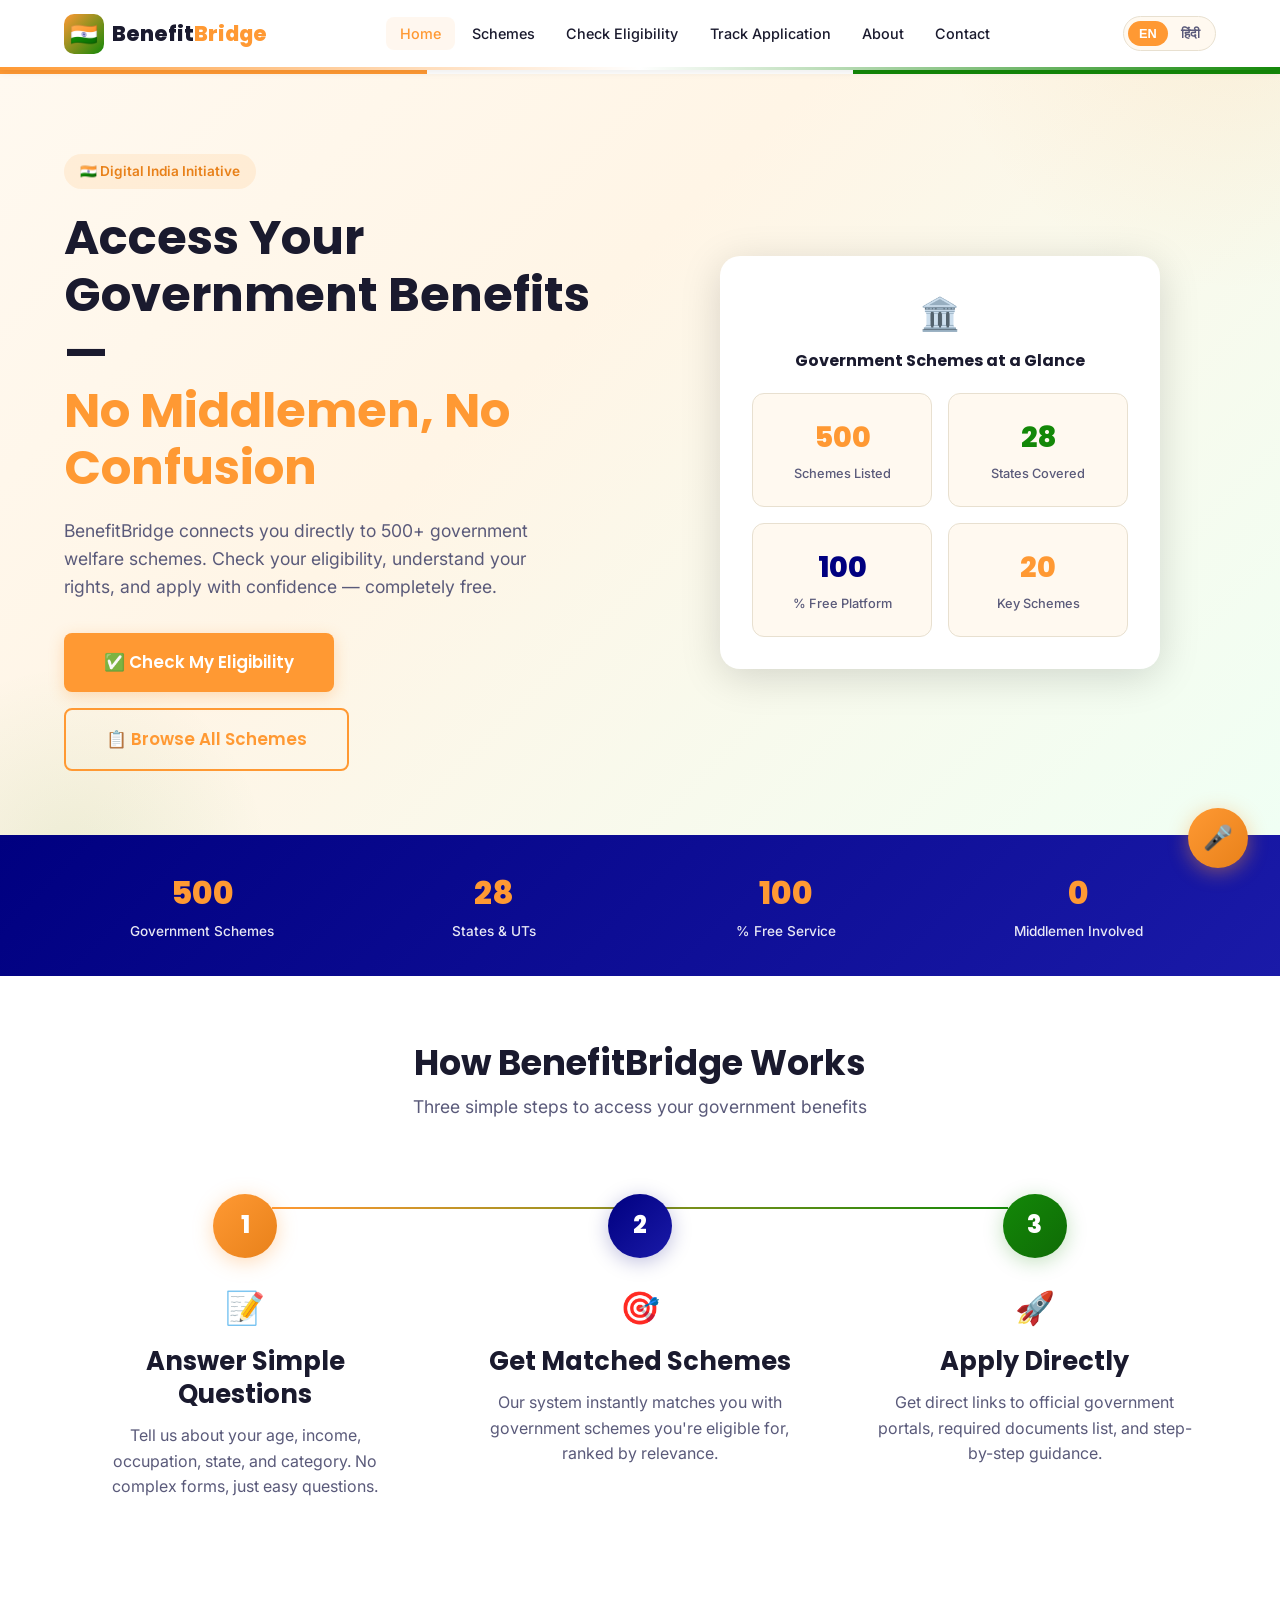
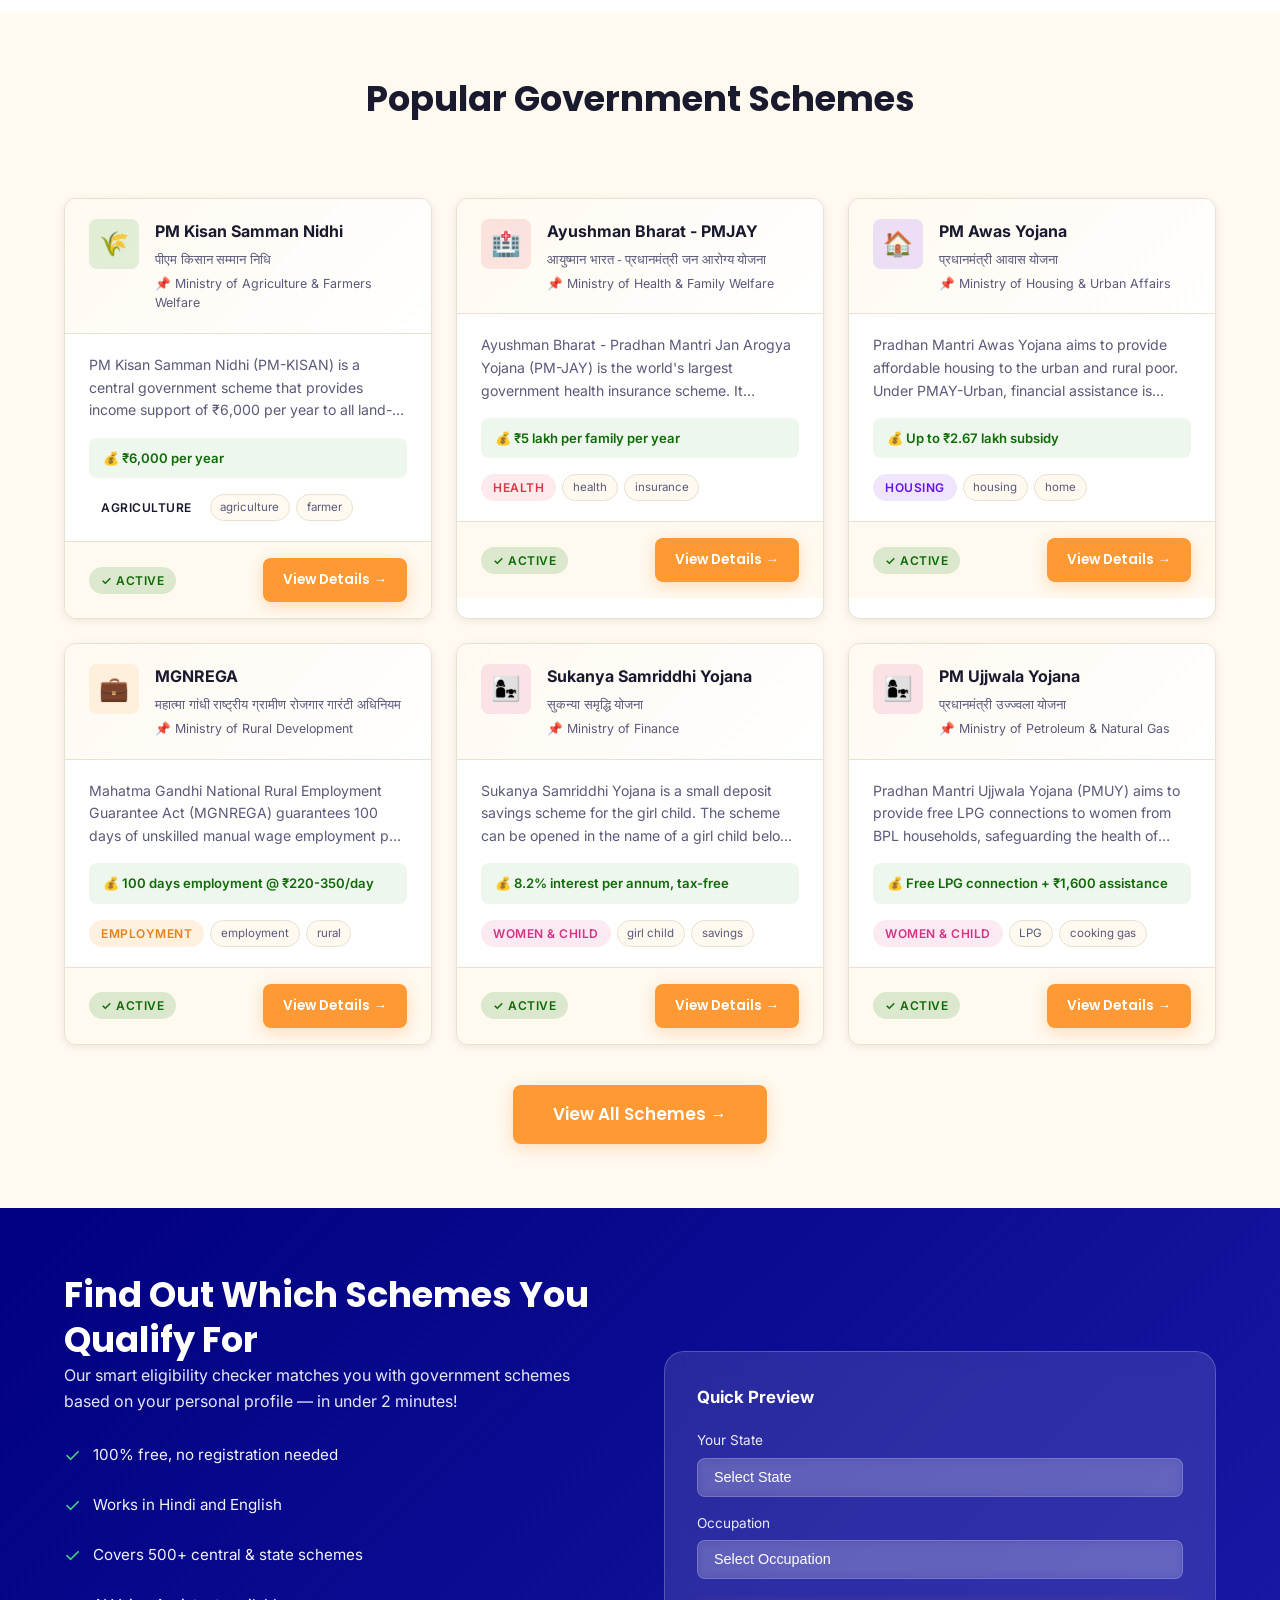
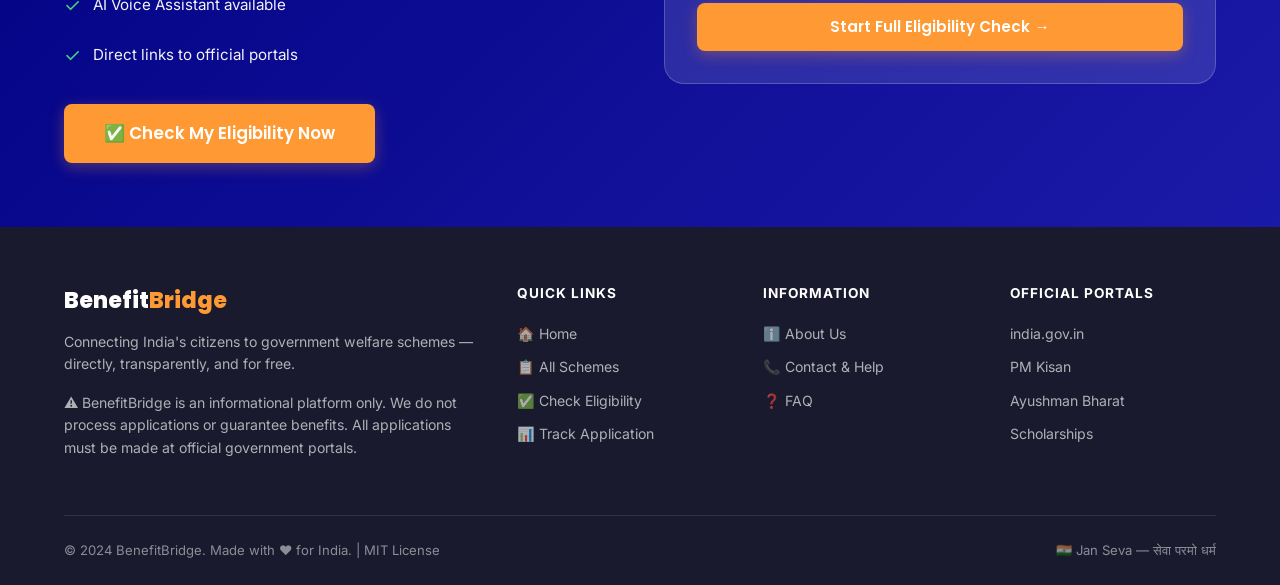
<file: index.html>
<!DOCTYPE html>
<html lang="en">
<head>
  <meta charset="UTF-8" />
  <meta name="viewport" content="width=device-width, initial-scale=1.0" />
  <meta name="description" content="BenefitBridge - Access government welfare schemes without middlemen. Check eligibility, browse 500+ schemes, and apply directly. Free for all Indian citizens." />
  <meta name="keywords" content="government schemes India, welfare benefits, PM Kisan, Ayushman Bharat, eligibility checker, government yojana" />
  <meta name="author" content="BenefitBridge" />

  <!-- Open Graph -->
  <meta property="og:title" content="BenefitBridge — Access Your Government Benefits" />
  <meta property="og:description" content="Digital platform to connect Indian citizens directly to government welfare schemes. No middlemen, no confusion." />
  <meta property="og:type" content="website" />
  <meta property="og:url" content="https://benefitbridge.in" />

  <!-- PWA -->
  <link rel="manifest" href="manifest.json" />
  <meta name="theme-color" content="#FF9933" />

  <title>BenefitBridge — Access Your Government Benefits</title>
  <link rel="stylesheet" href="css/styles.css" />
  <link rel="preconnect" href="https://fonts.googleapis.com" />
  <link rel="preconnect" href="https://fonts.gstatic.com" crossorigin />
</head>
<body>
  <!-- Navigation -->
  <nav class="navbar" role="navigation" aria-label="Main navigation">
    <div class="nav-container">
      <a href="index.html" class="nav-logo" aria-label="BenefitBridge Home">
        <div class="nav-logo-icon">🇮🇳</div>
        <span class="nav-logo-text">Benefit<span>Bridge</span></span>
      </a>

      <button class="hamburger" id="hamburger" aria-label="Toggle navigation" aria-expanded="false">
        <span></span><span></span><span></span>
      </button>

      <ul class="nav-links" id="navLinks">
        <li><a href="index.html" class="active">Home</a></li>
        <li><a href="pages/schemes.html">Schemes</a></li>
        <li><a href="pages/eligibility.html">Check Eligibility</a></li>
        <li><a href="pages/tracker.html">Track Application</a></li>
        <li><a href="pages/about.html">About</a></li>
        <li><a href="pages/contact.html">Contact</a></li>
      </ul>

      <div class="nav-right">
        <div class="lang-toggle" role="group" aria-label="Language selection">
          <button class="lang-btn active" data-lang="en" aria-pressed="true">EN</button>
          <button class="lang-btn" data-lang="hi" aria-pressed="false">हिंदी</button>
        </div>
      </div>
    </div>
  </nav>

  <!-- Tricolor Divider -->
  <div class="tricolor-divider" aria-hidden="true"></div>

  <!-- Hero Section -->
  <section class="hero" aria-labelledby="heroHeading">
    <div class="container">
      <div class="hero-content">
        <div class="hero-text fade-in">
          <div class="eyebrow">
            🇮🇳 Digital India Initiative
          </div>
          <h1 id="heroHeading">
            Access Your Government Benefits —<br>
            <span>No Middlemen, No Confusion</span>
          </h1>
          <p>BenefitBridge connects you directly to 500+ government welfare schemes. Check your eligibility, understand your rights, and apply with confidence — completely free.</p>
          <div class="hero-buttons">
            <a href="pages/eligibility.html" class="btn btn-primary btn-lg">
              ✅ Check My Eligibility
            </a>
            <a href="pages/schemes.html" class="btn btn-outline btn-lg">
              📋 Browse All Schemes
            </a>
          </div>
        </div>

        <div class="hero-image fade-in fade-in-delay-2">
          <div class="hero-visual">
            <div style="text-align:center;margin-bottom:1.25rem">
              <span style="font-size:2rem">🏛️</span>
              <div style="font-family:var(--font-heading);font-weight:700;font-size:1rem;margin-top:0.5rem;color:var(--text)">Government Schemes at a Glance</div>
            </div>
            <div class="hero-visual-grid">
              <div class="hero-stat-card orange">
                <span class="stat-number" data-count="500">0</span>
                <span class="stat-label">Schemes Listed</span>
              </div>
              <div class="hero-stat-card green">
                <span class="stat-number" data-count="28">0</span>
                <span class="stat-label">States Covered</span>
              </div>
              <div class="hero-stat-card blue">
                <span class="stat-number" data-count="100">0</span>
                <span class="stat-label">% Free Platform</span>
              </div>
              <div class="hero-stat-card orange">
                <span class="stat-number" data-count="20">0</span>
                <span class="stat-label">Key Schemes</span>
              </div>
            </div>
          </div>
        </div>
      </div>
    </div>
  </section>

  <!-- Stats Bar -->
  <section class="stats-bar" aria-label="Key Statistics">
    <div class="container">
      <div class="stats-grid">
        <div class="stat-item fade-in">
          <span class="number" data-count="500">0</span>
          <span class="label">Government Schemes</span>
        </div>
        <div class="stat-item fade-in fade-in-delay-1">
          <span class="number" data-count="28">0</span>
          <span class="label">States & UTs</span>
        </div>
        <div class="stat-item fade-in fade-in-delay-2">
          <span class="number" data-count="100">0</span>
          <span class="label">% Free Service</span>
        </div>
        <div class="stat-item fade-in fade-in-delay-3">
          <span class="number" data-count="0">0</span>
          <span class="label">Middlemen Involved</span>
        </div>
      </div>
    </div>
  </section>

  <!-- How It Works -->
  <section class="how-it-works section-padding" aria-labelledby="howHeading">
    <div class="container text-center">
      <h2 id="howHeading" class="section-title fade-in">How BenefitBridge Works</h2>
      <p class="section-subtitle fade-in">Three simple steps to access your government benefits</p>
      <div class="steps-grid">
        <div class="step-card fade-in">
          <div class="step-number">1</div>
          <span class="step-icon">📝</span>
          <h3>Answer Simple Questions</h3>
          <p>Tell us about your age, income, occupation, state, and category. No complex forms, just easy questions.</p>
        </div>
        <div class="step-card fade-in fade-in-delay-1">
          <div class="step-number">2</div>
          <span class="step-icon">🎯</span>
          <h3>Get Matched Schemes</h3>
          <p>Our system instantly matches you with government schemes you're eligible for, ranked by relevance.</p>
        </div>
        <div class="step-card fade-in fade-in-delay-2">
          <div class="step-number">3</div>
          <span class="step-icon">🚀</span>
          <h3>Apply Directly</h3>
          <p>Get direct links to official government portals, required documents list, and step-by-step guidance.</p>
        </div>
      </div>
    </div>
  </section>

  <!-- Featured Schemes -->
  <section class="featured-schemes section-padding" aria-labelledby="featuredHeading">
    <div class="container">
      <div class="text-center" style="margin-bottom:2.5rem">
        <h2 id="featuredHeading" class="section-title fade-in">Popular Government Schemes</h2>
        <p class="section-subtitle fade-in">Explore some of India's most impactful welfare programmes</p>
      </div>
      <div class="schemes-grid" id="featuredSchemesGrid">
        <!-- Loaded by JS -->
        <div style="grid-column:1/-1;text-align:center;padding:2rem">
          <div class="loading-spinner"></div>
          <p>Loading schemes...</p>
        </div>
      </div>
      <div class="text-center" style="margin-top:2.5rem">
        <a href="pages/schemes.html" class="btn btn-primary btn-lg">
          View All Schemes →
        </a>
      </div>
    </div>
  </section>

  <!-- Eligibility CTA -->
  <section class="eligibility-section section-padding" aria-labelledby="eligibilityHeading">
    <div class="container">
      <div class="eligibility-content">
        <div class="fade-in">
          <h2 id="eligibilityHeading">Find Out Which Schemes You Qualify For</h2>
          <p>Our smart eligibility checker matches you with government schemes based on your personal profile — in under 2 minutes!</p>
          <ul class="eligibility-features">
            <li><span class="check">✓</span> 100% free, no registration needed</li>
            <li><span class="check">✓</span> Works in Hindi and English</li>
            <li><span class="check">✓</span> Covers 500+ central & state schemes</li>
            <li><span class="check">✓</span> AI Voice Assistant available</li>
            <li><span class="check">✓</span> Direct links to official portals</li>
          </ul>
          <a href="pages/eligibility.html" class="btn btn-primary btn-lg" style="margin-top:1.5rem">
            ✅ Check My Eligibility Now
          </a>
        </div>
        <div class="eligibility-card fade-in fade-in-delay-1">
          <div style="font-weight:700;margin-bottom:1.25rem;font-size:1.05rem">Quick Preview</div>
          <div class="mini-form-group">
            <label>Your State</label>
            <select class="mini-select" aria-label="Select state (preview only)">
              <option>Select State</option>
              <option>Uttar Pradesh</option>
              <option>Maharashtra</option>
              <option>Tamil Nadu</option>
              <option>West Bengal</option>
              <option>Karnataka</option>
              <option>Rajasthan</option>
              <option>Madhya Pradesh</option>
              <option>Bihar</option>
            </select>
          </div>
          <div class="mini-form-group">
            <label>Occupation</label>
            <select class="mini-select" aria-label="Select occupation (preview only)">
              <option>Select Occupation</option>
              <option>Farmer</option>
              <option>Daily Wage Laborer</option>
              <option>Student</option>
              <option>Self-Employed</option>
              <option>Unemployed</option>
            </select>
          </div>
          <a href="pages/eligibility.html" class="btn btn-primary" style="width:100%;justify-content:center;margin-top:0.5rem">
            Start Full Eligibility Check →
          </a>
        </div>
      </div>
    </div>
  </section>

  <!-- Footer -->
  <footer>
    <div class="container">
      <div class="footer-grid">
        <div class="footer-brand">
          <span class="footer-logo-text">Benefit<span>Bridge</span></span>
          <p>Connecting India's citizens to government welfare schemes — directly, transparently, and for free.</p>
          <p class="footer-disclaimer">⚠️ BenefitBridge is an informational platform only. We do not process applications or guarantee benefits. All applications must be made at official government portals.</p>
        </div>
        <div>
          <div class="footer-heading">Quick Links</div>
          <ul class="footer-links">
            <li><a href="index.html">🏠 Home</a></li>
            <li><a href="pages/schemes.html">📋 All Schemes</a></li>
            <li><a href="pages/eligibility.html">✅ Check Eligibility</a></li>
            <li><a href="pages/tracker.html">📊 Track Application</a></li>
          </ul>
        </div>
        <div>
          <div class="footer-heading">Information</div>
          <ul class="footer-links">
            <li><a href="pages/about.html">ℹ️ About Us</a></li>
            <li><a href="pages/contact.html">📞 Contact & Help</a></li>
            <li><a href="pages/about.html#faq">❓ FAQ</a></li>
          </ul>
        </div>
        <div>
          <div class="footer-heading">Official Portals</div>
          <ul class="footer-links">
            <li><a href="https://india.gov.in" target="_blank" rel="noopener">india.gov.in</a></li>
            <li><a href="https://pmkisan.gov.in" target="_blank" rel="noopener">PM Kisan</a></li>
            <li><a href="https://pmjay.gov.in" target="_blank" rel="noopener">Ayushman Bharat</a></li>
            <li><a href="https://scholarships.gov.in" target="_blank" rel="noopener">Scholarships</a></li>
          </ul>
        </div>
      </div>
      <div class="footer-bottom">
        <p>© 2024 BenefitBridge. Made with ❤️ for India. | MIT License</p>
        <p>🇮🇳 Jan Seva — सेवा परमो धर्म</p>
      </div>
    </div>
  </footer>

  <script src="js/app.js"></script>
  <script src="js/voice-assistant.js"></script>
  <script>
    // Load featured schemes on homepage
    (async () => {
      const schemes = await loadSchemes();
      const grid = document.getElementById('featuredSchemesGrid');
      if (!grid) return;
      const featured = schemes.slice(0, 6);
      grid.innerHTML = featured.map(s => buildSchemeCard(s)).join('');

      grid.querySelectorAll('.scheme-card, .view-details-btn').forEach(el => {
        el.addEventListener('click', () => {
          const id = el.dataset.id || el.closest('.scheme-card')?.dataset.id;
          if (id) {
            const scheme = schemes.find(s => s.id === id);
            if (scheme) openSchemeModal(scheme);
          }
        });
      });
    })();
  </script>
</body>
</html>
</file>
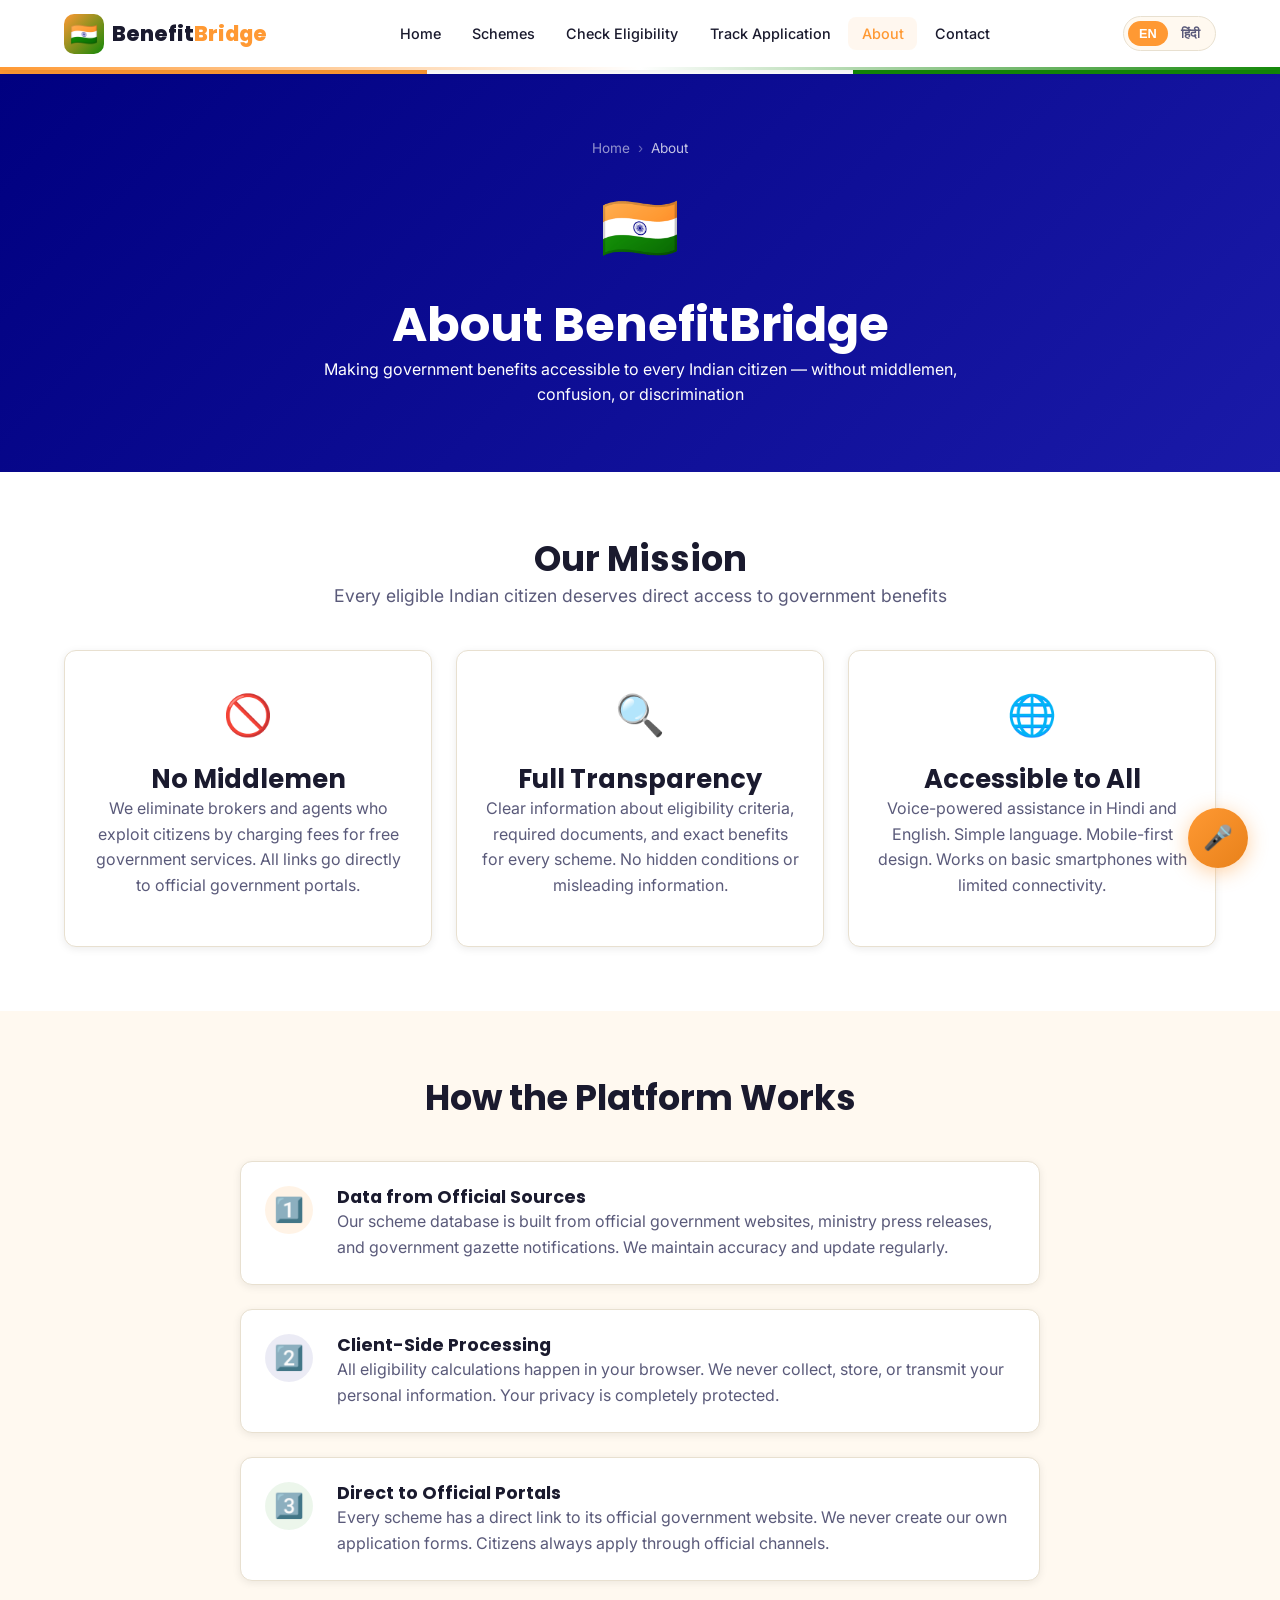
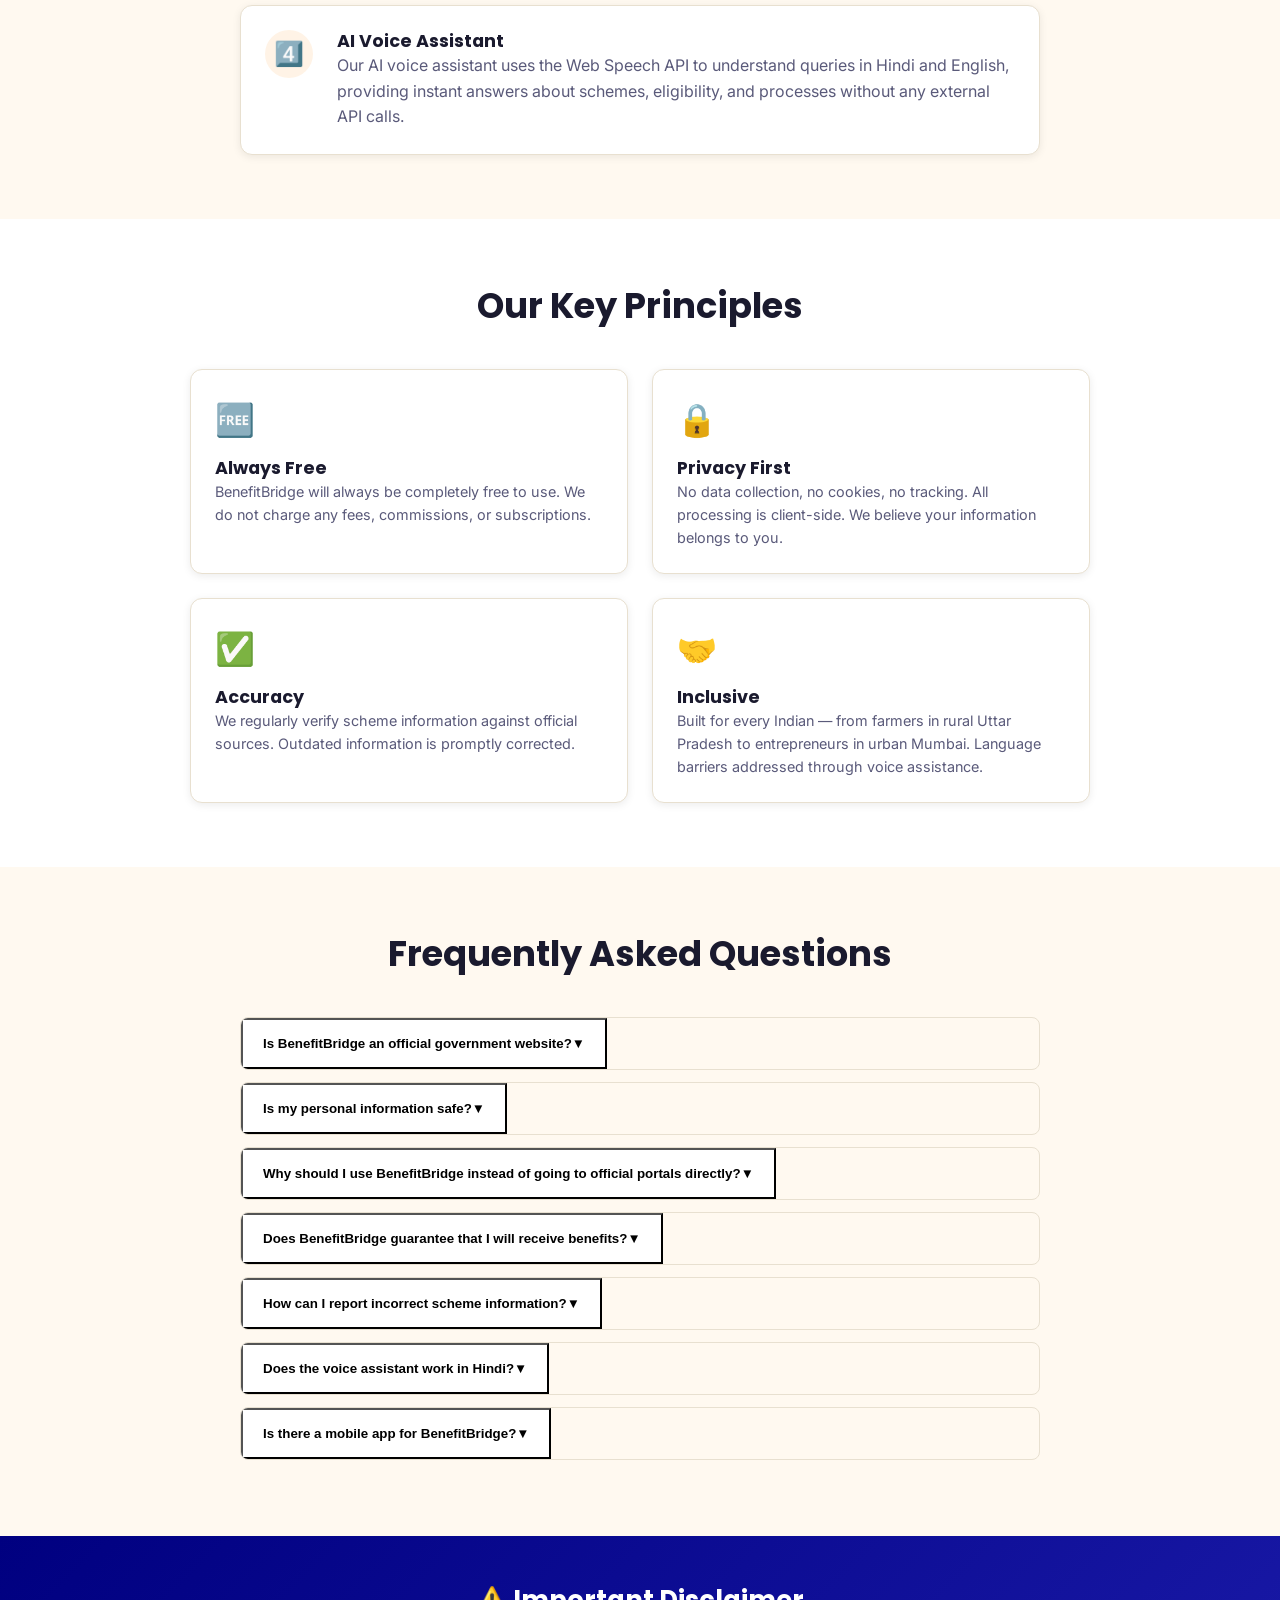
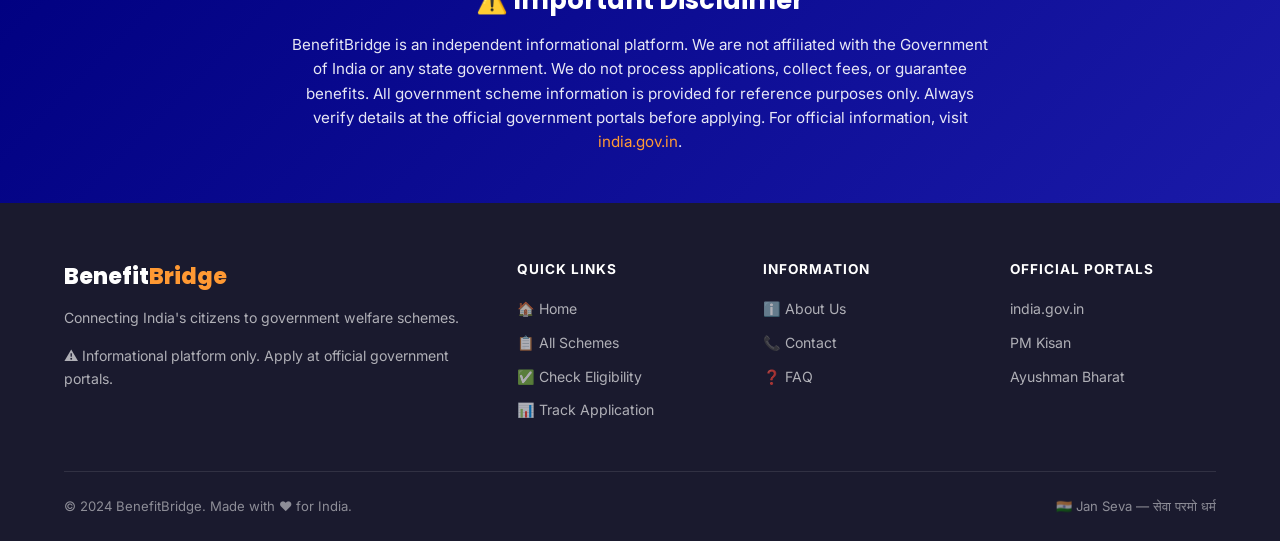
<file: pages/about.html>
<!DOCTYPE html>
<html lang="en">
<head>
  <meta charset="UTF-8" />
  <meta name="viewport" content="width=device-width, initial-scale=1.0" />
  <meta name="description" content="About BenefitBridge — Our mission to make government benefits accessible to every Indian citizen without middlemen or confusion." />
  <title>About BenefitBridge — Making Government Benefits Accessible</title>
  <link rel="manifest" href="../manifest.json" />
  <meta name="theme-color" content="#FF9933" />
  <link rel="stylesheet" href="../css/styles.css" />
  <link rel="preconnect" href="https://fonts.googleapis.com" />
  <link rel="preconnect" href="https://fonts.gstatic.com" crossorigin />
</head>
<body>
  <!-- Navigation -->
  <nav class="navbar" role="navigation" aria-label="Main navigation">
    <div class="nav-container">
      <a href="../index.html" class="nav-logo" aria-label="BenefitBridge Home">
        <div class="nav-logo-icon">🇮🇳</div>
        <span class="nav-logo-text">Benefit<span>Bridge</span></span>
      </a>

      <button class="hamburger" id="hamburger" aria-label="Toggle navigation" aria-expanded="false">
        <span></span><span></span><span></span>
      </button>

      <ul class="nav-links" id="navLinks">
        <li><a href="../index.html">Home</a></li>
        <li><a href="schemes.html">Schemes</a></li>
        <li><a href="eligibility.html">Check Eligibility</a></li>
        <li><a href="tracker.html">Track Application</a></li>
        <li><a href="about.html" class="active">About</a></li>
        <li><a href="contact.html">Contact</a></li>
      </ul>

      <div class="nav-right">
        <div class="lang-toggle">
          <button class="lang-btn active" data-lang="en">EN</button>
          <button class="lang-btn" data-lang="hi">हिंदी</button>
        </div>
      </div>
    </div>
  </nav>

  <div class="tricolor-divider" aria-hidden="true"></div>

  <!-- About Hero -->
  <section class="about-hero" aria-labelledby="aboutHeading">
    <div class="container">
      <nav class="breadcrumb" aria-label="Breadcrumb" style="justify-content:center">
        <a href="../index.html" style="color:rgba(255,255,255,0.75)">Home</a>
        <span class="breadcrumb-sep">›</span>
        <span>About</span>
      </nav>
      <div style="font-size:4rem;margin-bottom:1rem">🇮🇳</div>
      <h1 id="aboutHeading">About BenefitBridge</h1>
      <p style="max-width:650px;margin:0 auto">Making government benefits accessible to every Indian citizen — without middlemen, confusion, or discrimination</p>
    </div>
  </section>

  <!-- Mission -->
  <section class="section-padding" style="background:white">
    <div class="container">
      <div class="text-center" style="margin-bottom:2.5rem">
        <h2 class="fade-in">Our Mission</h2>
        <p class="section-subtitle fade-in">Every eligible Indian citizen deserves direct access to government benefits</p>
      </div>
      <div class="mission-grid">
        <div class="mission-card fade-in">
          <span class="mission-icon">🚫</span>
          <h3>No Middlemen</h3>
          <p>We eliminate brokers and agents who exploit citizens by charging fees for free government services. All links go directly to official government portals.</p>
        </div>
        <div class="mission-card fade-in fade-in-delay-1">
          <span class="mission-icon">🔍</span>
          <h3>Full Transparency</h3>
          <p>Clear information about eligibility criteria, required documents, and exact benefits for every scheme. No hidden conditions or misleading information.</p>
        </div>
        <div class="mission-card fade-in fade-in-delay-2">
          <span class="mission-icon">🌐</span>
          <h3>Accessible to All</h3>
          <p>Voice-powered assistance in Hindi and English. Simple language. Mobile-first design. Works on basic smartphones with limited connectivity.</p>
        </div>
      </div>
    </div>
  </section>

  <!-- How it Works -->
  <section class="section-padding" style="background:var(--bg)" aria-labelledby="howHeading">
    <div class="container">
      <div class="text-center" style="margin-bottom:2.5rem">
        <h2 id="howHeading" class="fade-in">How the Platform Works</h2>
      </div>
      <div style="max-width:800px;margin:0 auto">
        <div style="display:grid;gap:1.5rem">
          <div class="card fade-in" style="display:flex;gap:1.5rem;align-items:flex-start;padding:1.5rem">
            <div style="width:48px;height:48px;background:rgba(255,153,51,0.12);border-radius:50%;display:flex;align-items:center;justify-content:center;font-size:1.5rem;flex-shrink:0">1️⃣</div>
            <div>
              <h4>Data from Official Sources</h4>
              <p style="margin:0">Our scheme database is built from official government websites, ministry press releases, and government gazette notifications. We maintain accuracy and update regularly.</p>
            </div>
          </div>
          <div class="card fade-in" style="display:flex;gap:1.5rem;align-items:flex-start;padding:1.5rem">
            <div style="width:48px;height:48px;background:rgba(0,0,128,0.08);border-radius:50%;display:flex;align-items:center;justify-content:center;font-size:1.5rem;flex-shrink:0">2️⃣</div>
            <div>
              <h4>Client-Side Processing</h4>
              <p style="margin:0">All eligibility calculations happen in your browser. We never collect, store, or transmit your personal information. Your privacy is completely protected.</p>
            </div>
          </div>
          <div class="card fade-in" style="display:flex;gap:1.5rem;align-items:flex-start;padding:1.5rem">
            <div style="width:48px;height:48px;background:rgba(19,136,8,0.08);border-radius:50%;display:flex;align-items:center;justify-content:center;font-size:1.5rem;flex-shrink:0">3️⃣</div>
            <div>
              <h4>Direct to Official Portals</h4>
              <p style="margin:0">Every scheme has a direct link to its official government website. We never create our own application forms. Citizens always apply through official channels.</p>
            </div>
          </div>
          <div class="card fade-in" style="display:flex;gap:1.5rem;align-items:flex-start;padding:1.5rem">
            <div style="width:48px;height:48px;background:rgba(255,153,51,0.12);border-radius:50%;display:flex;align-items:center;justify-content:center;font-size:1.5rem;flex-shrink:0">4️⃣</div>
            <div>
              <h4>AI Voice Assistant</h4>
              <p style="margin:0">Our AI voice assistant uses the Web Speech API to understand queries in Hindi and English, providing instant answers about schemes, eligibility, and processes without any external API calls.</p>
            </div>
          </div>
        </div>
      </div>
    </div>
  </section>

  <!-- Key Principles -->
  <section class="section-padding" style="background:white">
    <div class="container">
      <div class="text-center" style="margin-bottom:2.5rem">
        <h2 class="fade-in">Our Key Principles</h2>
      </div>
      <div style="display:grid;grid-template-columns:repeat(2,1fr);gap:1.5rem;max-width:900px;margin:0 auto">
        <div class="card fade-in" style="padding:1.5rem">
          <div style="font-size:2rem;margin-bottom:0.75rem">🆓</div>
          <h4>Always Free</h4>
          <p style="margin:0;font-size:0.9rem">BenefitBridge will always be completely free to use. We do not charge any fees, commissions, or subscriptions.</p>
        </div>
        <div class="card fade-in fade-in-delay-1" style="padding:1.5rem">
          <div style="font-size:2rem;margin-bottom:0.75rem">🔒</div>
          <h4>Privacy First</h4>
          <p style="margin:0;font-size:0.9rem">No data collection, no cookies, no tracking. All processing is client-side. We believe your information belongs to you.</p>
        </div>
        <div class="card fade-in fade-in-delay-2" style="padding:1.5rem">
          <div style="font-size:2rem;margin-bottom:0.75rem">✅</div>
          <h4>Accuracy</h4>
          <p style="margin:0;font-size:0.9rem">We regularly verify scheme information against official sources. Outdated information is promptly corrected.</p>
        </div>
        <div class="card fade-in fade-in-delay-3" style="padding:1.5rem">
          <div style="font-size:2rem;margin-bottom:0.75rem">🤝</div>
          <h4>Inclusive</h4>
          <p style="margin:0;font-size:0.9rem">Built for every Indian — from farmers in rural Uttar Pradesh to entrepreneurs in urban Mumbai. Language barriers addressed through voice assistance.</p>
        </div>
      </div>
    </div>
  </section>

  <!-- FAQ Section -->
  <section class="section-padding" style="background:var(--bg)" id="faq">
    <div class="container">
      <div class="text-center" style="margin-bottom:2.5rem">
        <h2 class="fade-in">Frequently Asked Questions</h2>
      </div>
      <div style="max-width:800px;margin:0 auto">
        <div class="faq-item fade-in">
          <button class="faq-question" onclick="toggleFaq(this)" aria-expanded="false">
            Is BenefitBridge an official government website?
            <span class="faq-arrow">▼</span>
          </button>
          <div class="faq-answer" aria-hidden="true">
            <p style="color:var(--text-muted);margin:0">No, BenefitBridge is an independent informational platform, NOT an official government website. We do not process applications, collect documents, or handle any government transactions. We provide information and guidance to help citizens access official government portals directly.</p>
          </div>
        </div>
        <div class="faq-item fade-in">
          <button class="faq-question" onclick="toggleFaq(this)" aria-expanded="false">
            Is my personal information safe?
            <span class="faq-arrow">▼</span>
          </button>
          <div class="faq-answer" aria-hidden="true">
            <p style="color:var(--text-muted);margin:0">Absolutely. We do not collect any personal information. All eligibility calculations happen entirely in your browser. No data is sent to our servers. You can use the platform with complete confidence about your privacy.</p>
          </div>
        </div>
        <div class="faq-item fade-in">
          <button class="faq-question" onclick="toggleFaq(this)" aria-expanded="false">
            Why should I use BenefitBridge instead of going to official portals directly?
            <span class="faq-arrow">▼</span>
          </button>
          <div class="faq-answer" aria-hidden="true">
            <p style="color:var(--text-muted);margin:0">With 500+ schemes across dozens of ministries, finding the right schemes can be overwhelming. BenefitBridge helps you discover which schemes you qualify for, explains them in simple language, and then directs you to the official portal for actual application. Think of us as a free guide, not a replacement for official portals.</p>
          </div>
        </div>
        <div class="faq-item fade-in">
          <button class="faq-question" onclick="toggleFaq(this)" aria-expanded="false">
            Does BenefitBridge guarantee that I will receive benefits?
            <span class="faq-arrow">▼</span>
          </button>
          <div class="faq-answer" aria-hidden="true">
            <p style="color:var(--text-muted);margin:0">No. BenefitBridge is an informational platform and cannot guarantee benefit disbursement. Actual eligibility and approval depends on government verification, document submission, and database checks by the respective ministry. Our eligibility checker provides a preliminary indication based on the criteria you provide.</p>
          </div>
        </div>
        <div class="faq-item fade-in">
          <button class="faq-question" onclick="toggleFaq(this)" aria-expanded="false">
            How can I report incorrect scheme information?
            <span class="faq-arrow">▼</span>
          </button>
          <div class="faq-answer" aria-hidden="true">
            <p style="color:var(--text-muted);margin:0">If you find any incorrect or outdated information about a scheme, please contact us through the Contact page. We appreciate community contributions to keep our database accurate. You can also verify information at the official scheme website linked on each scheme card.</p>
          </div>
        </div>
        <div class="faq-item fade-in">
          <button class="faq-question" onclick="toggleFaq(this)" aria-expanded="false">
            Does the voice assistant work in Hindi?
            <span class="faq-arrow">▼</span>
          </button>
          <div class="faq-answer" aria-hidden="true">
            <p style="color:var(--text-muted);margin:0">Yes! The AI Voice Assistant supports both English and Hindi. Use the language toggle (EN/हिंदी) at the top of any page, then click the microphone button or press Alt+V to activate voice mode. The assistant can understand and respond in Hindi.</p>
          </div>
        </div>
        <div class="faq-item fade-in">
          <button class="faq-question" onclick="toggleFaq(this)" aria-expanded="false">
            Is there a mobile app for BenefitBridge?
            <span class="faq-arrow">▼</span>
          </button>
          <div class="faq-answer" aria-hidden="true">
            <p style="color:var(--text-muted);margin:0">BenefitBridge is a Progressive Web App (PWA). You can add it to your home screen directly from your browser for an app-like experience on Android and iOS — without needing to download from any app store. Look for the "Add to Home Screen" option in your browser menu.</p>
          </div>
        </div>
      </div>
    </div>
  </section>

  <!-- Disclaimer -->
  <section style="background:linear-gradient(135deg,var(--accent),var(--accent-light));color:white;padding:3rem 0">
    <div class="container text-center">
      <h3 style="color:white;margin-bottom:1rem">⚠️ Important Disclaimer</h3>
      <p style="color:rgba(255,255,255,0.9);max-width:700px;margin:0 auto;font-size:0.95rem">
        BenefitBridge is an independent informational platform. We are not affiliated with the Government of India or any state government. We do not process applications, collect fees, or guarantee benefits. All government scheme information is provided for reference purposes only. Always verify details at the official government portals before applying. For official information, visit <a href="https://india.gov.in" target="_blank" rel="noopener" style="color:var(--primary)">india.gov.in</a>.
      </p>
    </div>
  </section>

  <!-- Footer -->
  <footer>
    <div class="container">
      <div class="footer-grid">
        <div class="footer-brand">
          <span class="footer-logo-text">Benefit<span>Bridge</span></span>
          <p>Connecting India's citizens to government welfare schemes.</p>
          <p class="footer-disclaimer">⚠️ Informational platform only. Apply at official government portals.</p>
        </div>
        <div>
          <div class="footer-heading">Quick Links</div>
          <ul class="footer-links">
            <li><a href="../index.html">🏠 Home</a></li>
            <li><a href="schemes.html">📋 All Schemes</a></li>
            <li><a href="eligibility.html">✅ Check Eligibility</a></li>
            <li><a href="tracker.html">📊 Track Application</a></li>
          </ul>
        </div>
        <div>
          <div class="footer-heading">Information</div>
          <ul class="footer-links">
            <li><a href="about.html">ℹ️ About Us</a></li>
            <li><a href="contact.html">📞 Contact</a></li>
            <li><a href="#faq">❓ FAQ</a></li>
          </ul>
        </div>
        <div>
          <div class="footer-heading">Official Portals</div>
          <ul class="footer-links">
            <li><a href="https://india.gov.in" target="_blank" rel="noopener">india.gov.in</a></li>
            <li><a href="https://pmkisan.gov.in" target="_blank" rel="noopener">PM Kisan</a></li>
            <li><a href="https://pmjay.gov.in" target="_blank" rel="noopener">Ayushman Bharat</a></li>
          </ul>
        </div>
      </div>
      <div class="footer-bottom">
        <p>© 2024 BenefitBridge. Made with ❤️ for India.</p>
        <p>🇮🇳 Jan Seva — सेवा परमो धर्म</p>
      </div>
    </div>
  </footer>

  <script src="../js/app.js"></script>
  <script src="../js/voice-assistant.js"></script>
  <script>
    function toggleFaq(btn) {
      const answer = btn.nextElementSibling;
      const isOpen = btn.classList.contains('open');
      // Close all
      document.querySelectorAll('.faq-question.open').forEach(q => {
        q.classList.remove('open');
        q.setAttribute('aria-expanded', 'false');
        q.nextElementSibling.classList.remove('open');
        q.nextElementSibling.setAttribute('aria-hidden', 'true');
      });
      if (!isOpen) {
        btn.classList.add('open');
        btn.setAttribute('aria-expanded', 'true');
        answer.classList.add('open');
        answer.setAttribute('aria-hidden', 'false');
      }
    }
  </script>
</body>
</html>
</file>
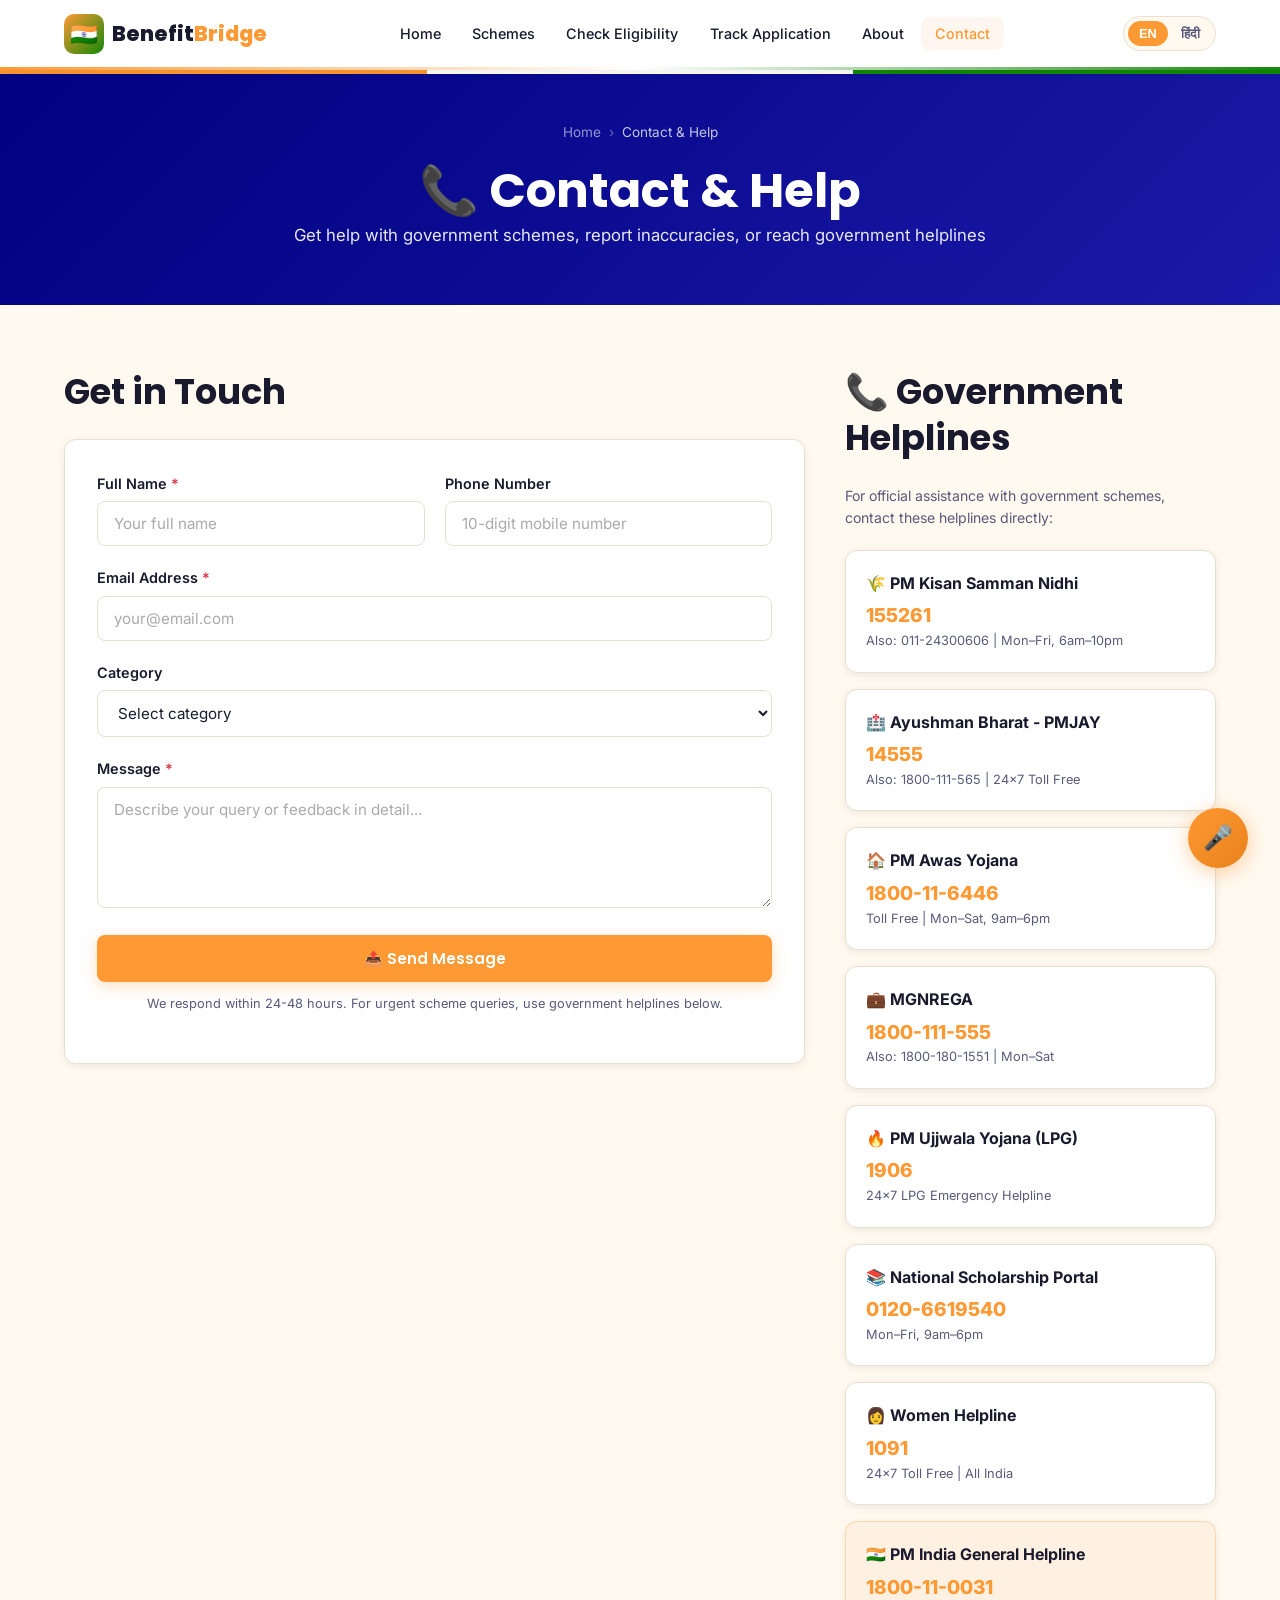
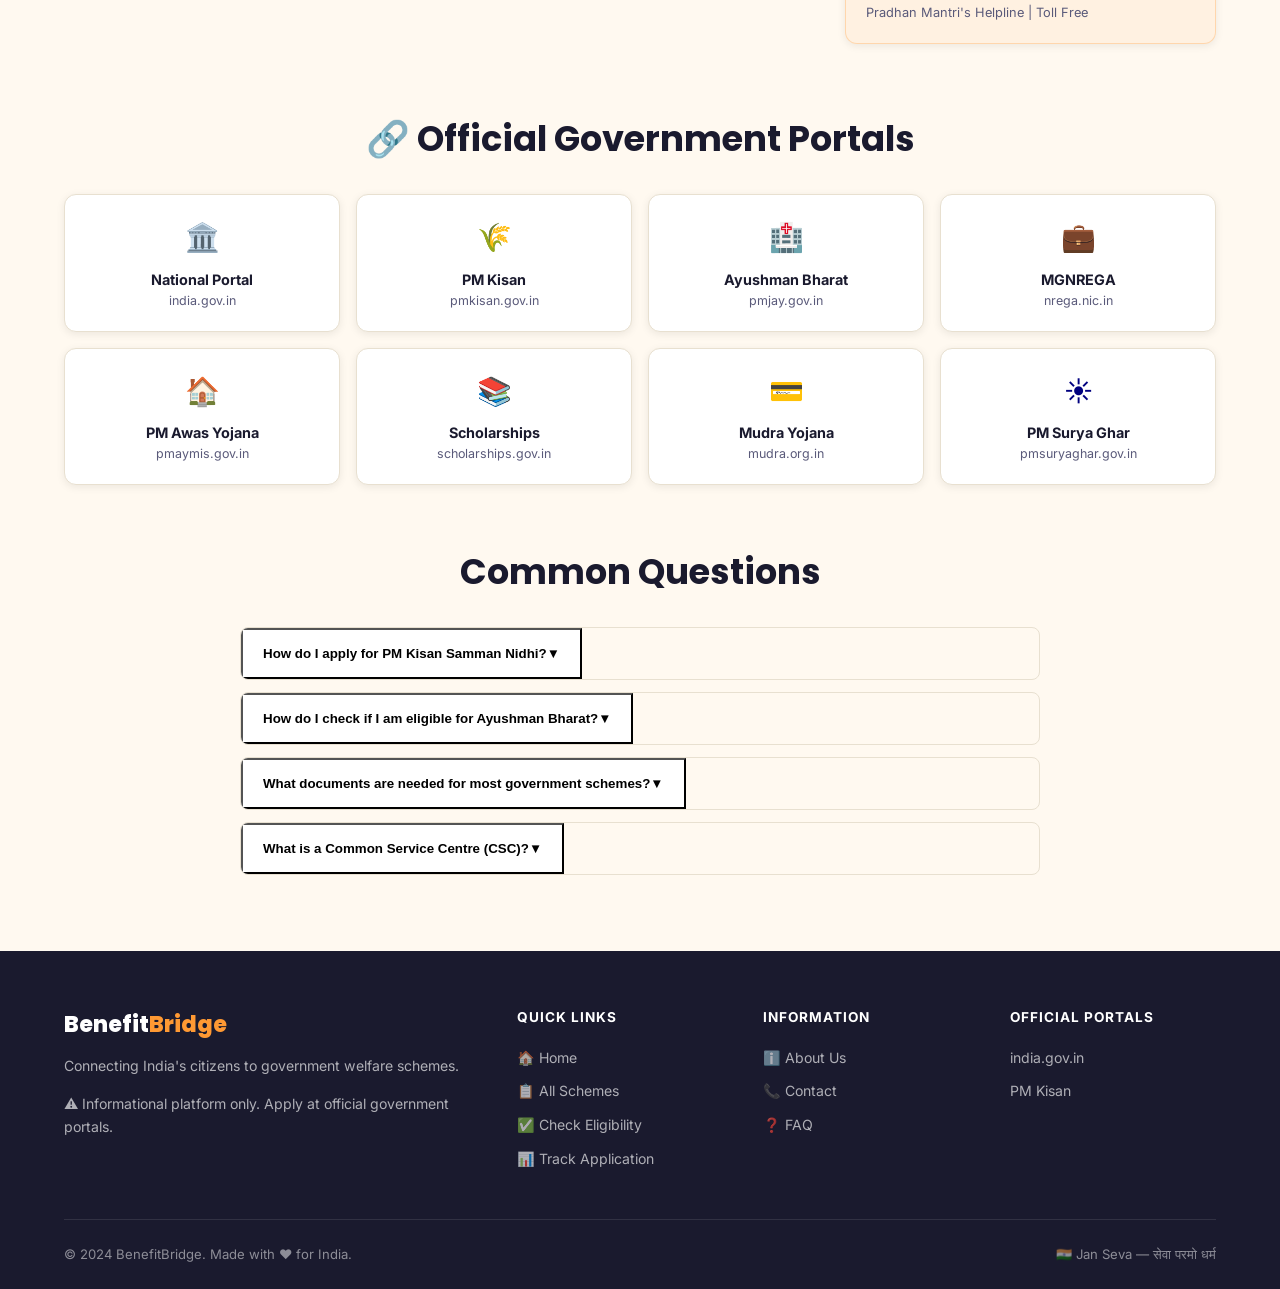
<file: pages/contact.html>
<!DOCTYPE html>
<html lang="en">
<head>
  <meta charset="UTF-8" />
  <meta name="viewport" content="width=device-width, initial-scale=1.0" />
  <meta name="description" content="Contact BenefitBridge for help with government schemes. Find helpline numbers, official portals, and get assistance." />
  <title>Contact & Help — BenefitBridge</title>
  <link rel="manifest" href="../manifest.json" />
  <meta name="theme-color" content="#FF9933" />
  <link rel="stylesheet" href="../css/styles.css" />
  <link rel="preconnect" href="https://fonts.googleapis.com" />
  <link rel="preconnect" href="https://fonts.gstatic.com" crossorigin />
</head>
<body>
  <!-- Navigation -->
  <nav class="navbar" role="navigation" aria-label="Main navigation">
    <div class="nav-container">
      <a href="../index.html" class="nav-logo" aria-label="BenefitBridge Home">
        <div class="nav-logo-icon">🇮🇳</div>
        <span class="nav-logo-text">Benefit<span>Bridge</span></span>
      </a>

      <button class="hamburger" id="hamburger" aria-label="Toggle navigation" aria-expanded="false">
        <span></span><span></span><span></span>
      </button>

      <ul class="nav-links" id="navLinks">
        <li><a href="../index.html">Home</a></li>
        <li><a href="schemes.html">Schemes</a></li>
        <li><a href="eligibility.html">Check Eligibility</a></li>
        <li><a href="tracker.html">Track Application</a></li>
        <li><a href="about.html">About</a></li>
        <li><a href="contact.html" class="active">Contact</a></li>
      </ul>

      <div class="nav-right">
        <div class="lang-toggle">
          <button class="lang-btn active" data-lang="en">EN</button>
          <button class="lang-btn" data-lang="hi">हिंदी</button>
        </div>
      </div>
    </div>
  </nav>

  <div class="tricolor-divider" aria-hidden="true"></div>

  <!-- Page Hero -->
  <section class="page-hero">
    <div class="container">
      <nav class="breadcrumb" aria-label="Breadcrumb">
        <a href="../index.html">Home</a>
        <span class="breadcrumb-sep">›</span>
        <span>Contact & Help</span>
      </nav>
      <h1>📞 Contact & Help</h1>
      <p>Get help with government schemes, report inaccuracies, or reach government helplines</p>
    </div>
  </section>

  <!-- Main Content -->
  <main class="section-padding">
    <div class="container">
      <div class="contact-grid">

        <!-- Contact Form -->
        <div class="fade-in">
          <h2 style="margin-bottom:1.5rem">Get in Touch</h2>
          <div class="card" style="padding:2rem">
            <form id="contactForm" novalidate>
              <div style="display:grid;grid-template-columns:1fr 1fr;gap:1.25rem">
                <div class="form-group">
                  <label class="form-label" for="contactName">Full Name <span style="color:#dc3545">*</span></label>
                  <input type="text" id="contactName" class="form-control" placeholder="Your full name" required aria-required="true" />
                </div>
                <div class="form-group">
                  <label class="form-label" for="contactPhone">Phone Number</label>
                  <input type="tel" id="contactPhone" class="form-control" placeholder="10-digit mobile number" pattern="[0-9]{10}" />
                </div>
              </div>

              <div class="form-group">
                <label class="form-label" for="contactEmail">Email Address <span style="color:#dc3545">*</span></label>
                <input type="email" id="contactEmail" class="form-control" placeholder="your@email.com" required aria-required="true" />
              </div>

              <div class="form-group">
                <label class="form-label" for="contactCategory">Category</label>
                <select id="contactCategory" class="form-control">
                  <option value="">Select category</option>
                  <option value="scheme-info">Scheme Information Query</option>
                  <option value="incorrect-info">Report Incorrect Information</option>
                  <option value="technical">Technical Issue</option>
                  <option value="feedback">Feedback / Suggestion</option>
                  <option value="other">Other</option>
                </select>
              </div>

              <div class="form-group">
                <label class="form-label" for="contactMessage">Message <span style="color:#dc3545">*</span></label>
                <textarea id="contactMessage" class="form-control" placeholder="Describe your query or feedback in detail..." required aria-required="true" rows="5"></textarea>
              </div>

              <button type="submit" class="btn btn-primary" style="width:100%;justify-content:center">
                📤 Send Message
              </button>

              <p style="font-size:0.8rem;color:var(--text-muted);text-align:center;margin-top:0.75rem">
                We respond within 24-48 hours. For urgent scheme queries, use government helplines below.
              </p>
            </form>
          </div>
        </div>

        <!-- Helplines & Info -->
        <div class="fade-in fade-in-delay-1">
          <h2 style="margin-bottom:1.5rem">📞 Government Helplines</h2>
          <p style="font-size:0.88rem;color:var(--text-muted);margin-bottom:1.25rem">For official assistance with government schemes, contact these helplines directly:</p>

          <div class="helpline-card">
            <div class="helpline-name">🌾 PM Kisan Samman Nidhi</div>
            <div class="helpline-number">155261</div>
            <div class="helpline-hours">Also: 011-24300606 | Mon–Fri, 6am–10pm</div>
          </div>

          <div class="helpline-card">
            <div class="helpline-name">🏥 Ayushman Bharat - PMJAY</div>
            <div class="helpline-number">14555</div>
            <div class="helpline-hours">Also: 1800-111-565 | 24×7 Toll Free</div>
          </div>

          <div class="helpline-card">
            <div class="helpline-name">🏠 PM Awas Yojana</div>
            <div class="helpline-number">1800-11-6446</div>
            <div class="helpline-hours">Toll Free | Mon–Sat, 9am–6pm</div>
          </div>

          <div class="helpline-card">
            <div class="helpline-name">💼 MGNREGA</div>
            <div class="helpline-number">1800-111-555</div>
            <div class="helpline-hours">Also: 1800-180-1551 | Mon–Sat</div>
          </div>

          <div class="helpline-card">
            <div class="helpline-name">🔥 PM Ujjwala Yojana (LPG)</div>
            <div class="helpline-number">1906</div>
            <div class="helpline-hours">24×7 LPG Emergency Helpline</div>
          </div>

          <div class="helpline-card">
            <div class="helpline-name">📚 National Scholarship Portal</div>
            <div class="helpline-number">0120-6619540</div>
            <div class="helpline-hours">Mon–Fri, 9am–6pm</div>
          </div>

          <div class="helpline-card">
            <div class="helpline-name">👩 Women Helpline</div>
            <div class="helpline-number">1091</div>
            <div class="helpline-hours">24×7 Toll Free | All India</div>
          </div>

          <div class="helpline-card" style="background:rgba(255,153,51,0.08);border-color:rgba(255,153,51,0.3)">
            <div class="helpline-name">🇮🇳 PM India General Helpline</div>
            <div class="helpline-number">1800-11-0031</div>
            <div class="helpline-hours">Pradhan Mantri's Helpline | Toll Free</div>
          </div>
        </div>
      </div>

      <!-- Official Portals -->
      <div style="margin-top:3.5rem">
        <h2 class="text-center fade-in" style="margin-bottom:2rem">🔗 Official Government Portals</h2>
        <div style="display:grid;grid-template-columns:repeat(4,1fr);gap:1rem" class="fade-in">
          <a href="https://india.gov.in" target="_blank" rel="noopener" class="card" style="padding:1.25rem;text-align:center;text-decoration:none">
            <div style="font-size:1.75rem;margin-bottom:0.5rem">🏛️</div>
            <div style="font-weight:700;font-size:0.9rem;color:var(--text)">National Portal</div>
            <div style="font-size:0.78rem;color:var(--text-muted)">india.gov.in</div>
          </a>
          <a href="https://pmkisan.gov.in" target="_blank" rel="noopener" class="card" style="padding:1.25rem;text-align:center;text-decoration:none">
            <div style="font-size:1.75rem;margin-bottom:0.5rem">🌾</div>
            <div style="font-weight:700;font-size:0.9rem;color:var(--text)">PM Kisan</div>
            <div style="font-size:0.78rem;color:var(--text-muted)">pmkisan.gov.in</div>
          </a>
          <a href="https://pmjay.gov.in" target="_blank" rel="noopener" class="card" style="padding:1.25rem;text-align:center;text-decoration:none">
            <div style="font-size:1.75rem;margin-bottom:0.5rem">🏥</div>
            <div style="font-weight:700;font-size:0.9rem;color:var(--text)">Ayushman Bharat</div>
            <div style="font-size:0.78rem;color:var(--text-muted)">pmjay.gov.in</div>
          </a>
          <a href="https://nrega.nic.in" target="_blank" rel="noopener" class="card" style="padding:1.25rem;text-align:center;text-decoration:none">
            <div style="font-size:1.75rem;margin-bottom:0.5rem">💼</div>
            <div style="font-weight:700;font-size:0.9rem;color:var(--text)">MGNREGA</div>
            <div style="font-size:0.78rem;color:var(--text-muted)">nrega.nic.in</div>
          </a>
          <a href="https://pmaymis.gov.in" target="_blank" rel="noopener" class="card" style="padding:1.25rem;text-align:center;text-decoration:none">
            <div style="font-size:1.75rem;margin-bottom:0.5rem">🏠</div>
            <div style="font-weight:700;font-size:0.9rem;color:var(--text)">PM Awas Yojana</div>
            <div style="font-size:0.78rem;color:var(--text-muted)">pmaymis.gov.in</div>
          </a>
          <a href="https://scholarships.gov.in" target="_blank" rel="noopener" class="card" style="padding:1.25rem;text-align:center;text-decoration:none">
            <div style="font-size:1.75rem;margin-bottom:0.5rem">📚</div>
            <div style="font-weight:700;font-size:0.9rem;color:var(--text)">Scholarships</div>
            <div style="font-size:0.78rem;color:var(--text-muted)">scholarships.gov.in</div>
          </a>
          <a href="https://www.mudra.org.in" target="_blank" rel="noopener" class="card" style="padding:1.25rem;text-align:center;text-decoration:none">
            <div style="font-size:1.75rem;margin-bottom:0.5rem">💳</div>
            <div style="font-weight:700;font-size:0.9rem;color:var(--text)">Mudra Yojana</div>
            <div style="font-size:0.78rem;color:var(--text-muted)">mudra.org.in</div>
          </a>
          <a href="https://pmsuryaghar.gov.in" target="_blank" rel="noopener" class="card" style="padding:1.25rem;text-align:center;text-decoration:none">
            <div style="font-size:1.75rem;margin-bottom:0.5rem">☀️</div>
            <div style="font-weight:700;font-size:0.9rem;color:var(--text)">PM Surya Ghar</div>
            <div style="font-size:0.78rem;color:var(--text-muted)">pmsuryaghar.gov.in</div>
          </a>
        </div>
      </div>

      <!-- FAQ Section -->
      <div style="max-width:800px;margin:4rem auto 0">
        <h2 class="text-center fade-in" style="margin-bottom:2rem">Common Questions</h2>

        <div class="faq-item fade-in">
          <button class="faq-question" onclick="toggleFaq(this)" aria-expanded="false">
            How do I apply for PM Kisan Samman Nidhi?
            <span class="faq-arrow">▼</span>
          </button>
          <div class="faq-answer" aria-hidden="true">
            <p style="color:var(--text-muted);margin:0">Visit pmkisan.gov.in and click "New Farmer Registration" under Farmers Corner. Enter your Aadhaar number and state. Fill in your personal details, land records, and bank account information. Alternatively, visit your nearest Common Service Centre (CSC) with your Aadhaar, land records, and bank passbook. Helpline: 155261.</p>
          </div>
        </div>

        <div class="faq-item fade-in">
          <button class="faq-question" onclick="toggleFaq(this)" aria-expanded="false">
            How do I check if I am eligible for Ayushman Bharat?
            <span class="faq-arrow">▼</span>
          </button>
          <div class="faq-answer" aria-hidden="true">
            <p style="color:var(--text-muted);margin:0">Visit pmjay.gov.in and click "Am I Eligible?" option. Enter your mobile number and OTP to check. You can also call the helpline 14555 or 1800-111-565. Your eligibility is based on the SECC 2011 database for rural areas and defined occupational criteria for urban areas.</p>
          </div>
        </div>

        <div class="faq-item fade-in">
          <button class="faq-question" onclick="toggleFaq(this)" aria-expanded="false">
            What documents are needed for most government schemes?
            <span class="faq-arrow">▼</span>
          </button>
          <div class="faq-answer" aria-hidden="true">
            <p style="color:var(--text-muted);margin:0">Most government schemes require: (1) Aadhaar Card – most important, (2) Active Bank Account linked to Aadhaar, (3) Mobile number linked to Aadhaar, (4) Income Certificate from tehsildar/SDM, (5) Ration Card for BPL schemes, (6) Caste Certificate for SC/ST/OBC schemes, (7) Residence/Domicile Certificate. Specific schemes may require additional documents.</p>
          </div>
        </div>

        <div class="faq-item fade-in">
          <button class="faq-question" onclick="toggleFaq(this)" aria-expanded="false">
            What is a Common Service Centre (CSC)?
            <span class="faq-arrow">▼</span>
          </button>
          <div class="faq-answer" aria-hidden="true">
            <p style="color:var(--text-muted);margin:0">Common Service Centres (CSCs) are government-authorized service centres available at gram panchayat level across India. They help citizens access digital government services, apply for schemes, and complete Aadhaar-based transactions. Find nearest CSC at locator.csccloud.in. Services at CSCs are heavily subsidized.</p>
          </div>
        </div>
      </div>
    </div>
  </main>

  <!-- Footer -->
  <footer>
    <div class="container">
      <div class="footer-grid">
        <div class="footer-brand">
          <span class="footer-logo-text">Benefit<span>Bridge</span></span>
          <p>Connecting India's citizens to government welfare schemes.</p>
          <p class="footer-disclaimer">⚠️ Informational platform only. Apply at official government portals.</p>
        </div>
        <div>
          <div class="footer-heading">Quick Links</div>
          <ul class="footer-links">
            <li><a href="../index.html">🏠 Home</a></li>
            <li><a href="schemes.html">📋 All Schemes</a></li>
            <li><a href="eligibility.html">✅ Check Eligibility</a></li>
            <li><a href="tracker.html">📊 Track Application</a></li>
          </ul>
        </div>
        <div>
          <div class="footer-heading">Information</div>
          <ul class="footer-links">
            <li><a href="about.html">ℹ️ About Us</a></li>
            <li><a href="contact.html">📞 Contact</a></li>
            <li><a href="about.html#faq">❓ FAQ</a></li>
          </ul>
        </div>
        <div>
          <div class="footer-heading">Official Portals</div>
          <ul class="footer-links">
            <li><a href="https://india.gov.in" target="_blank" rel="noopener">india.gov.in</a></li>
            <li><a href="https://pmkisan.gov.in" target="_blank" rel="noopener">PM Kisan</a></li>
          </ul>
        </div>
      </div>
      <div class="footer-bottom">
        <p>© 2024 BenefitBridge. Made with ❤️ for India.</p>
        <p>🇮🇳 Jan Seva — सेवा परमो धर्म</p>
      </div>
    </div>
  </footer>

  <script src="../js/app.js"></script>
  <script src="../js/voice-assistant.js"></script>
  <script>
    function toggleFaq(btn) {
      const answer = btn.nextElementSibling;
      const isOpen = btn.classList.contains('open');
      document.querySelectorAll('.faq-question.open').forEach(q => {
        q.classList.remove('open');
        q.setAttribute('aria-expanded', 'false');
        q.nextElementSibling.classList.remove('open');
        q.nextElementSibling.setAttribute('aria-hidden', 'true');
      });
      if (!isOpen) {
        btn.classList.add('open');
        btn.setAttribute('aria-expanded', 'true');
        answer.classList.add('open');
        answer.setAttribute('aria-hidden', 'false');
      }
    }

    // Contact form handler
    document.getElementById('contactForm').addEventListener('submit', (e) => {
      e.preventDefault();
      const name = document.getElementById('contactName').value.trim();
      const email = document.getElementById('contactEmail').value.trim();
      const message = document.getElementById('contactMessage').value.trim();

      if (!name || !email || !message) {
        showToast('Please fill in all required fields', 'error');
        return;
      }

      // Simulate form submission
      showToast('Message sent! We\'ll respond within 24-48 hours.', 'success');
      document.getElementById('contactForm').reset();
    });
  </script>
</body>
</html>
</file>
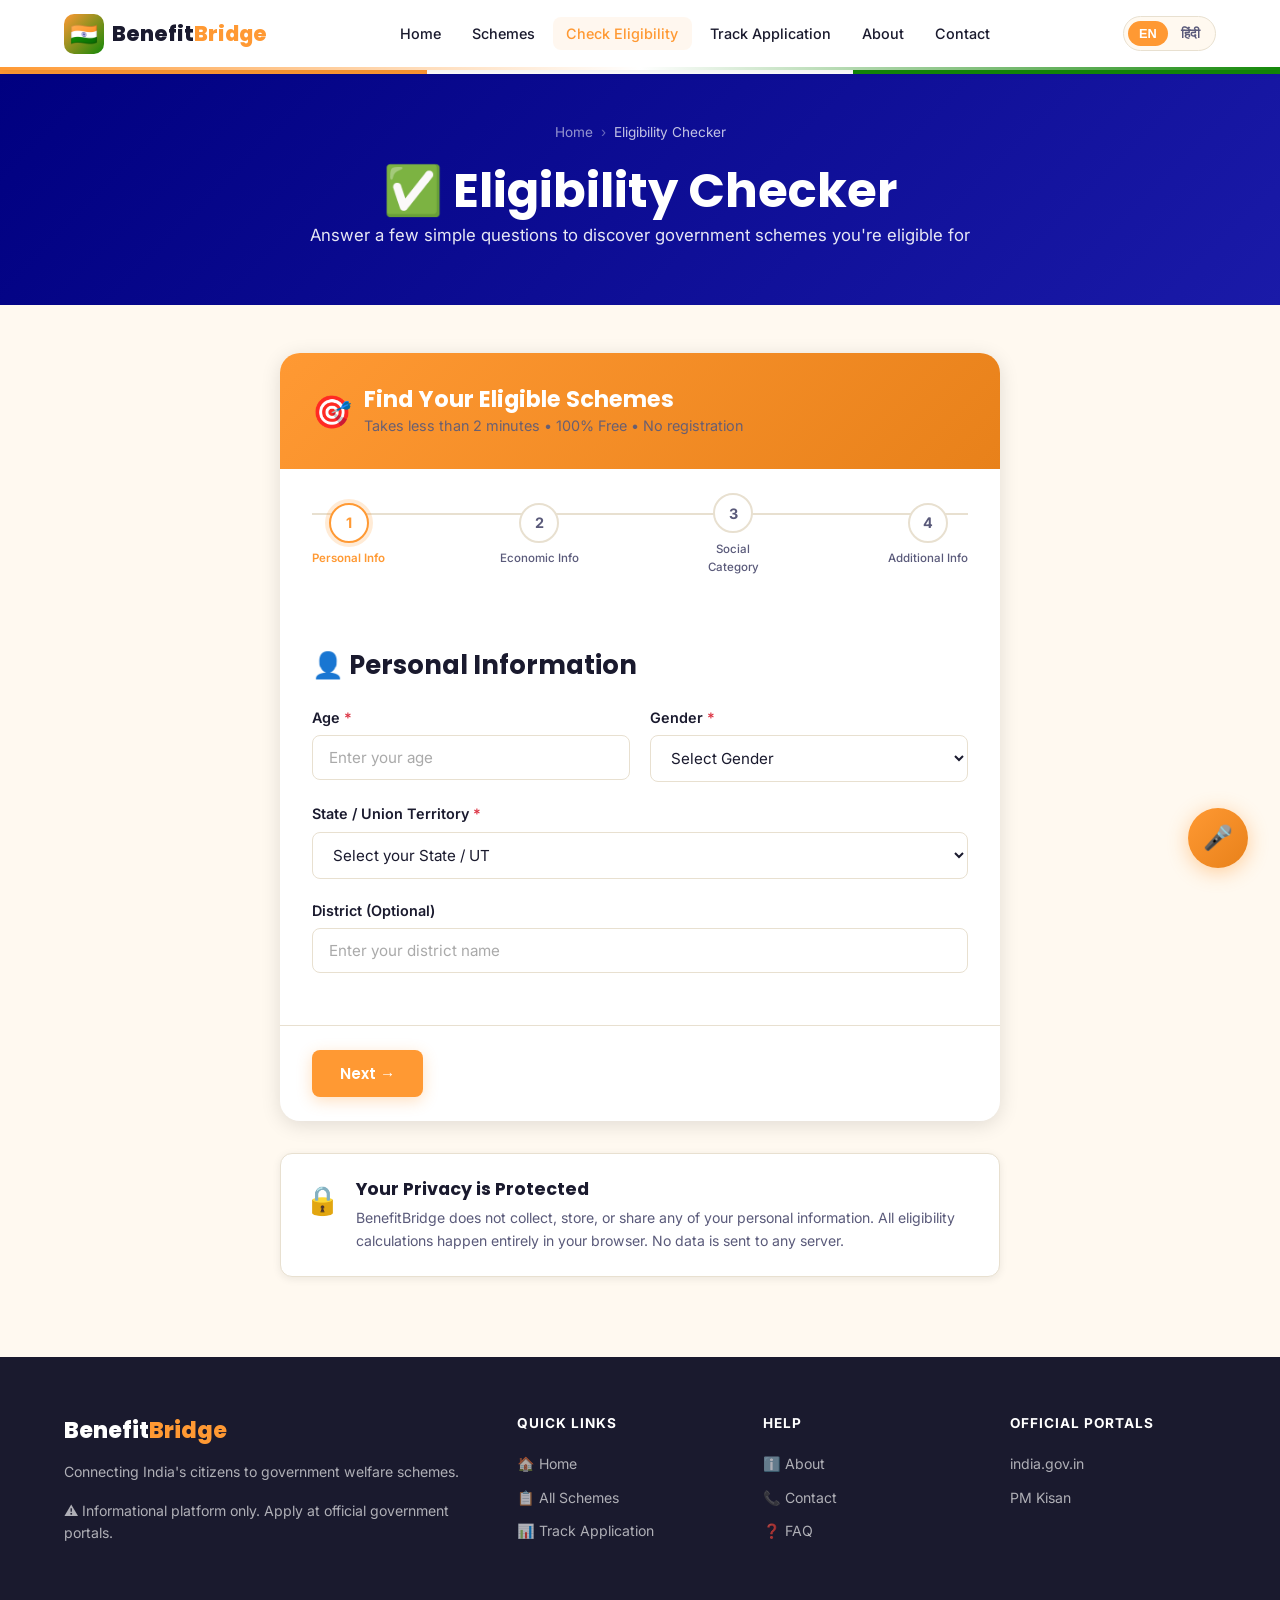
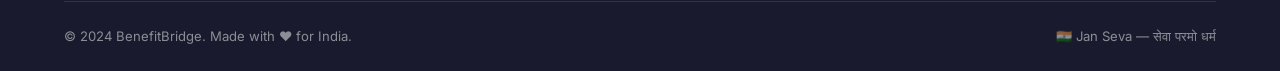
<file: pages/eligibility.html>
<!DOCTYPE html>
<html lang="en">
<head>
  <meta charset="UTF-8" />
  <meta name="viewport" content="width=device-width, initial-scale=1.0" />
  <meta name="description" content="Check your eligibility for Indian government welfare schemes. Answer simple questions and get matched to PM Kisan, Ayushman Bharat, PM Awas Yojana and more." />
  <title>Eligibility Checker — BenefitBridge</title>
  <link rel="manifest" href="../manifest.json" />
  <meta name="theme-color" content="#FF9933" />
  <link rel="stylesheet" href="../css/styles.css" />
  <link rel="preconnect" href="https://fonts.googleapis.com" />
  <link rel="preconnect" href="https://fonts.gstatic.com" crossorigin />
</head>
<body>
  <!-- Navigation -->
  <nav class="navbar" role="navigation" aria-label="Main navigation">
    <div class="nav-container">
      <a href="../index.html" class="nav-logo" aria-label="BenefitBridge Home">
        <div class="nav-logo-icon">🇮🇳</div>
        <span class="nav-logo-text">Benefit<span>Bridge</span></span>
      </a>

      <button class="hamburger" id="hamburger" aria-label="Toggle navigation" aria-expanded="false">
        <span></span><span></span><span></span>
      </button>

      <ul class="nav-links" id="navLinks">
        <li><a href="../index.html">Home</a></li>
        <li><a href="schemes.html">Schemes</a></li>
        <li><a href="eligibility.html" class="active">Check Eligibility</a></li>
        <li><a href="tracker.html">Track Application</a></li>
        <li><a href="about.html">About</a></li>
        <li><a href="contact.html">Contact</a></li>
      </ul>

      <div class="nav-right">
        <div class="lang-toggle">
          <button class="lang-btn active" data-lang="en">EN</button>
          <button class="lang-btn" data-lang="hi">हिंदी</button>
        </div>
      </div>
    </div>
  </nav>

  <div class="tricolor-divider" aria-hidden="true"></div>

  <!-- Page Hero -->
  <section class="page-hero">
    <div class="container">
      <nav class="breadcrumb" aria-label="Breadcrumb">
        <a href="../index.html">Home</a>
        <span class="breadcrumb-sep">›</span>
        <span>Eligibility Checker</span>
      </nav>
      <h1>✅ Eligibility Checker</h1>
      <p>Answer a few simple questions to discover government schemes you're eligible for</p>
    </div>
  </section>

  <!-- Main Content -->
  <main class="eligibility-checker-page">
    <div class="container">
      <div class="checker-card fade-in">
        <!-- Checker Header -->
        <div class="checker-header">
          <div style="display:flex;align-items:center;gap:0.75rem">
            <span style="font-size:2rem">🎯</span>
            <div>
              <h2 style="margin:0;color:white;font-size:1.4rem">Find Your Eligible Schemes</h2>
              <p style="margin:0;opacity:0.9;font-size:0.9rem">Takes less than 2 minutes • 100% Free • No registration</p>
            </div>
          </div>
        </div>

        <!-- Progress Bar -->
        <div style="padding:1.5rem 2rem 0">
          <div class="progress-container">
            <div class="progress-steps" role="progressbar" aria-valuemin="1" aria-valuemax="4" aria-label="Step progress">
              <div class="progress-fill" id="progressFill" style="width:0%"></div>
              <div class="progress-step active" data-step="1">
                <div class="step-dot">1</div>
                <span class="step-label">Personal Info</span>
              </div>
              <div class="progress-step" data-step="2">
                <div class="step-dot">2</div>
                <span class="step-label">Economic Info</span>
              </div>
              <div class="progress-step" data-step="3">
                <div class="step-dot">3</div>
                <span class="step-label">Social Category</span>
              </div>
              <div class="progress-step" data-step="4">
                <div class="step-dot">4</div>
                <span class="step-label">Additional Info</span>
              </div>
            </div>
          </div>
        </div>

        <!-- Form -->
        <form id="checkerForm" novalidate>
          <div class="checker-body">

            <!-- Step 1: Personal Info -->
            <div class="form-step active" data-step="1">
              <h3 style="margin-bottom:1.5rem;color:var(--text)">👤 Personal Information</h3>

              <div style="display:grid;grid-template-columns:1fr 1fr;gap:1.25rem">
                <div class="form-group">
                  <label class="form-label" for="age">Age <span style="color:#dc3545">*</span></label>
                  <input type="number" id="age" class="form-control" placeholder="Enter your age" min="1" max="120" required aria-required="true" />
                </div>

                <div class="form-group">
                  <label class="form-label" for="gender">Gender <span style="color:#dc3545">*</span></label>
                  <select id="gender" class="form-control" required aria-required="true">
                    <option value="">Select Gender</option>
                    <option value="male">Male</option>
                    <option value="female">Female</option>
                    <option value="other">Other / Prefer not to say</option>
                  </select>
                </div>
              </div>

              <div class="form-group">
                <label class="form-label" for="state">State / Union Territory <span style="color:#dc3545">*</span></label>
                <select id="state" class="form-control" required aria-required="true">
                  <option value="">Select your State / UT</option>
                  <optgroup label="Major States">
                    <option>Andhra Pradesh</option>
                    <option>Arunachal Pradesh</option>
                    <option>Assam</option>
                    <option>Bihar</option>
                    <option>Chhattisgarh</option>
                    <option>Goa</option>
                    <option>Gujarat</option>
                    <option>Haryana</option>
                    <option>Himachal Pradesh</option>
                    <option>Jharkhand</option>
                    <option>Karnataka</option>
                    <option>Kerala</option>
                    <option>Madhya Pradesh</option>
                    <option>Maharashtra</option>
                    <option>Manipur</option>
                    <option>Meghalaya</option>
                    <option>Mizoram</option>
                    <option>Nagaland</option>
                    <option>Odisha</option>
                    <option>Punjab</option>
                    <option>Rajasthan</option>
                    <option>Sikkim</option>
                    <option>Tamil Nadu</option>
                    <option>Telangana</option>
                    <option>Tripura</option>
                    <option>Uttar Pradesh</option>
                    <option>Uttarakhand</option>
                    <option>West Bengal</option>
                  </optgroup>
                  <optgroup label="Union Territories">
                    <option>Andaman & Nicobar Islands</option>
                    <option>Chandigarh</option>
                    <option>Dadra & Nagar Haveli and Daman & Diu</option>
                    <option>Delhi</option>
                    <option>Jammu & Kashmir</option>
                    <option>Ladakh</option>
                    <option>Lakshadweep</option>
                    <option>Puducherry</option>
                  </optgroup>
                </select>
              </div>

              <div class="form-group">
                <label class="form-label" for="district">District (Optional)</label>
                <input type="text" id="district" class="form-control" placeholder="Enter your district name" />
              </div>
            </div>

            <!-- Step 2: Economic Info -->
            <div class="form-step" data-step="2">
              <h3 style="margin-bottom:1.5rem;color:var(--text)">💰 Economic Information</h3>

              <div class="form-group">
                <label class="form-label" for="income">Annual Household Income (₹) <span style="color:#dc3545">*</span></label>
                <select id="income" class="form-control" required aria-required="true">
                  <option value="">Select income range</option>
                  <option value="0">No Income / Below Poverty Line</option>
                  <option value="50000">Up to ₹50,000</option>
                  <option value="100000">₹50,001 – ₹1,00,000</option>
                  <option value="150000">₹1,00,001 – ₹1,50,000</option>
                  <option value="250000">₹1,50,001 – ₹2,50,000</option>
                  <option value="500000">₹2,50,001 – ₹5,00,000</option>
                  <option value="750000">₹5,00,001 – ₹7,50,000</option>
                  <option value="1000000">₹7,50,001 – ₹10,00,000</option>
                  <option value="1500000">₹10,00,001 – ₹15,00,000</option>
                  <option value="2000000">Above ₹15,00,000</option>
                </select>
              </div>

              <div class="form-group">
                <label class="form-label" for="occupation">Primary Occupation <span style="color:#dc3545">*</span></label>
                <select id="occupation" class="form-control" required aria-required="true">
                  <option value="">Select occupation</option>
                  <option value="farmer">🌾 Farmer / Agriculturist</option>
                  <option value="laborer">🔨 Daily Wage Laborer</option>
                  <option value="student">📚 Student</option>
                  <option value="salaried">💼 Salaried Employee</option>
                  <option value="self-employed">🏪 Self-Employed / Business</option>
                  <option value="unemployed">🔍 Unemployed / Job Seeker</option>
                  <option value="homemaker">🏠 Homemaker</option>
                  <option value="retired">🎯 Retired</option>
                </select>
              </div>

              <div style="background:rgba(255,153,51,0.08);border-radius:var(--radius-sm);padding:1rem;font-size:0.85rem;color:var(--text-muted)">
                💡 <strong>Tip:</strong> Your income and occupation help us find the most relevant schemes. This information is never stored or shared.
              </div>
            </div>

            <!-- Step 3: Social Category -->
            <div class="form-step" data-step="3">
              <h3 style="margin-bottom:1.5rem;color:var(--text)">🤝 Social Category</h3>

              <div class="form-group">
                <label class="form-label" for="socialCategory">Social Category <span style="color:#dc3545">*</span></label>
                <select id="socialCategory" class="form-control" required aria-required="true">
                  <option value="">Select your category</option>
                  <option value="General">General (Open Category)</option>
                  <option value="OBC">OBC (Other Backward Classes)</option>
                  <option value="SC">SC (Scheduled Caste)</option>
                  <option value="ST">ST (Scheduled Tribe)</option>
                  <option value="Minority">Religious Minority (Muslim/Christian/Sikh/Buddhist/Parsi/Jain)</option>
                  <option value="EWS">EWS (Economically Weaker Section)</option>
                </select>
              </div>

              <div style="background:rgba(0,0,128,0.06);border-radius:var(--radius-sm);padding:1rem;font-size:0.85rem;color:var(--text-muted)">
                ℹ️ Social category determines eligibility for reserved category schemes like scholarships, Standup India loans, ST/SC welfare programs, and Minority scholarship schemes.
              </div>
            </div>

            <!-- Step 4: Additional Info -->
            <div class="form-step" data-step="4">
              <h3 style="margin-bottom:1.5rem;color:var(--text)">📋 Additional Information</h3>

              <div style="display:grid;gap:1rem">
                <label class="checkbox-option" style="border-radius:var(--radius-sm);padding:0.85rem 1rem">
                  <input type="checkbox" id="bplCard" />
                  <span>🟡</span>
                  <div>
                    <strong>BPL Card Holder</strong>
                    <div style="font-size:0.8rem;color:var(--text-muted)">Do you have a Below Poverty Line ration card?</div>
                  </div>
                </label>

                <label class="checkbox-option" style="border-radius:var(--radius-sm);padding:0.85rem 1rem">
                  <input type="checkbox" id="disability" />
                  <span>♿</span>
                  <div>
                    <strong>Person with Disability</strong>
                    <div style="font-size:0.8rem;color:var(--text-muted)">Do you have a disability certificate?</div>
                  </div>
                </label>

                <label class="checkbox-option" style="border-radius:var(--radius-sm);padding:0.85rem 1rem">
                  <input type="checkbox" id="ownsLand" />
                  <span>🌱</span>
                  <div>
                    <strong>Land Owner</strong>
                    <div style="font-size:0.8rem;color:var(--text-muted)">Do you own agricultural or residential land?</div>
                  </div>
                </label>
              </div>

              <div class="form-group" style="margin-top:1.25rem">
                <label class="form-label" for="numChildren">Number of Children</label>
                <select id="numChildren" class="form-control">
                  <option value="0">None</option>
                  <option value="1">1 child</option>
                  <option value="2">2 children</option>
                  <option value="3">3 children</option>
                  <option value="4">4 or more children</option>
                </select>
              </div>
            </div>

          </div>

          <!-- Footer Buttons -->
          <div class="checker-footer">
            <button type="button" id="prevBtn" class="btn btn-outline" style="display:none">
              ← Previous
            </button>
            <button type="button" id="nextBtn" class="btn btn-primary">
              Next →
            </button>
            <button type="button" id="checkBtn" class="btn btn-secondary" style="display:none">
              🎯 Find My Schemes
            </button>
          </div>
        </form>

        <!-- Results Page -->
        <div class="results-page" id="resultsPage">
          <div class="checker-body">
            <div style="text-align:center;margin-bottom:2rem">
              <span style="font-size:2.5rem">🎉</span>
              <h2 id="resultsCount" style="margin:0.75rem 0 0.5rem">Finding your schemes...</h2>
              <p style="font-size:0.9rem">Sorted by best match. Click any scheme for full details.</p>
            </div>
            <div id="resultsList">
              <div class="loading-spinner"></div>
            </div>
            <div style="text-align:center;margin-top:2rem;padding-top:1.5rem;border-top:1px solid var(--border)">
              <a href="schemes.html" class="btn btn-outline" style="margin-right:0.75rem">Browse All Schemes</a>
              <button class="btn btn-primary" onclick="restartChecker()">↺ Start Over</button>
            </div>
          </div>
        </div>
      </div>

      <!-- Info Card -->
      <div class="card fade-in" style="max-width:720px;margin:2rem auto 0;padding:1.5rem">
        <div style="display:flex;align-items:flex-start;gap:1rem">
          <span style="font-size:1.75rem;flex-shrink:0">🔒</span>
          <div>
            <h4 style="margin-bottom:0.4rem">Your Privacy is Protected</h4>
            <p style="margin:0;font-size:0.88rem;color:var(--text-muted)">BenefitBridge does not collect, store, or share any of your personal information. All eligibility calculations happen entirely in your browser. No data is sent to any server.</p>
          </div>
        </div>
      </div>
    </div>
  </main>

  <!-- Footer -->
  <footer>
    <div class="container">
      <div class="footer-grid">
        <div class="footer-brand">
          <span class="footer-logo-text">Benefit<span>Bridge</span></span>
          <p>Connecting India's citizens to government welfare schemes.</p>
          <p class="footer-disclaimer">⚠️ Informational platform only. Apply at official government portals.</p>
        </div>
        <div>
          <div class="footer-heading">Quick Links</div>
          <ul class="footer-links">
            <li><a href="../index.html">🏠 Home</a></li>
            <li><a href="schemes.html">📋 All Schemes</a></li>
            <li><a href="tracker.html">📊 Track Application</a></li>
          </ul>
        </div>
        <div>
          <div class="footer-heading">Help</div>
          <ul class="footer-links">
            <li><a href="about.html">ℹ️ About</a></li>
            <li><a href="contact.html">📞 Contact</a></li>
            <li><a href="about.html#faq">❓ FAQ</a></li>
          </ul>
        </div>
        <div>
          <div class="footer-heading">Official Portals</div>
          <ul class="footer-links">
            <li><a href="https://india.gov.in" target="_blank" rel="noopener">india.gov.in</a></li>
            <li><a href="https://pmkisan.gov.in" target="_blank" rel="noopener">PM Kisan</a></li>
          </ul>
        </div>
      </div>
      <div class="footer-bottom">
        <p>© 2024 BenefitBridge. Made with ❤️ for India.</p>
        <p>🇮🇳 Jan Seva — सेवा परमो धर्म</p>
      </div>
    </div>
  </footer>

  <script src="../js/app.js"></script>
  <script src="../js/eligibility.js"></script>
  <script src="../js/voice-assistant.js"></script>
</body>
</html>
</file>
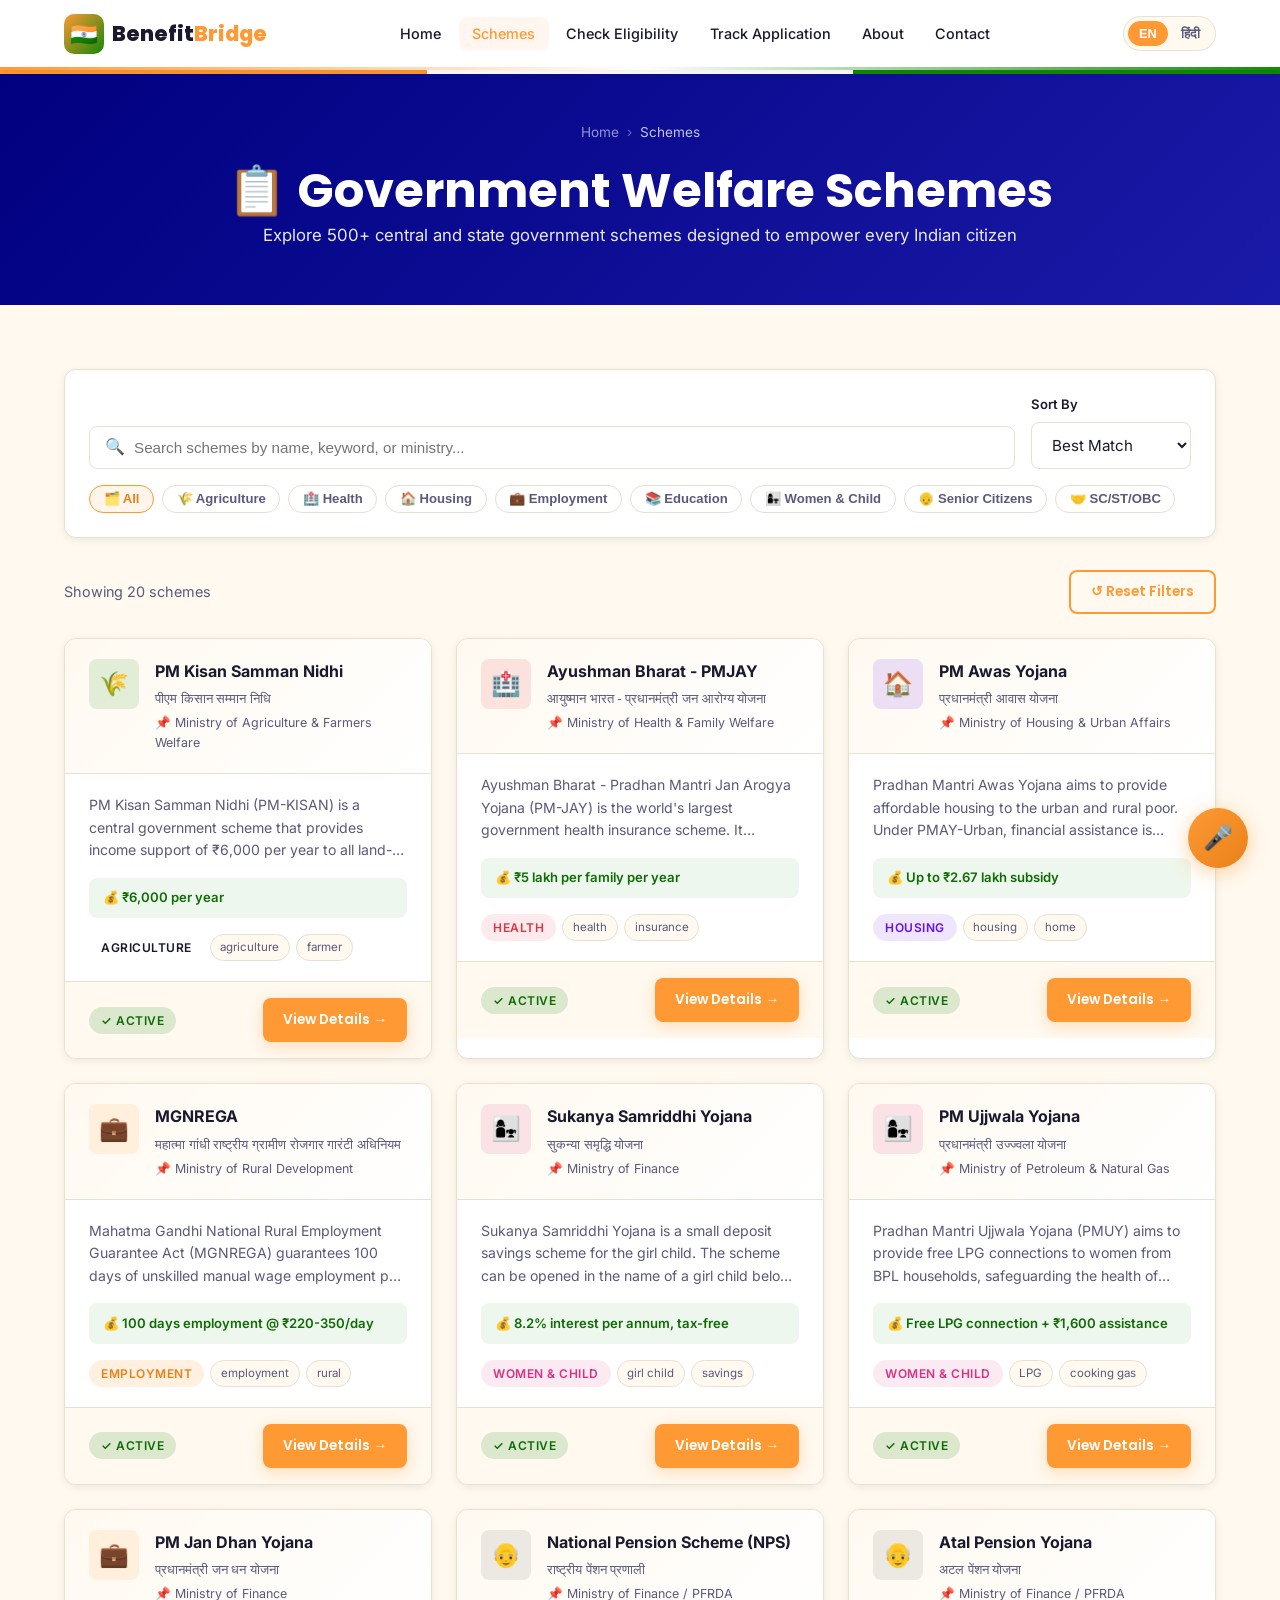
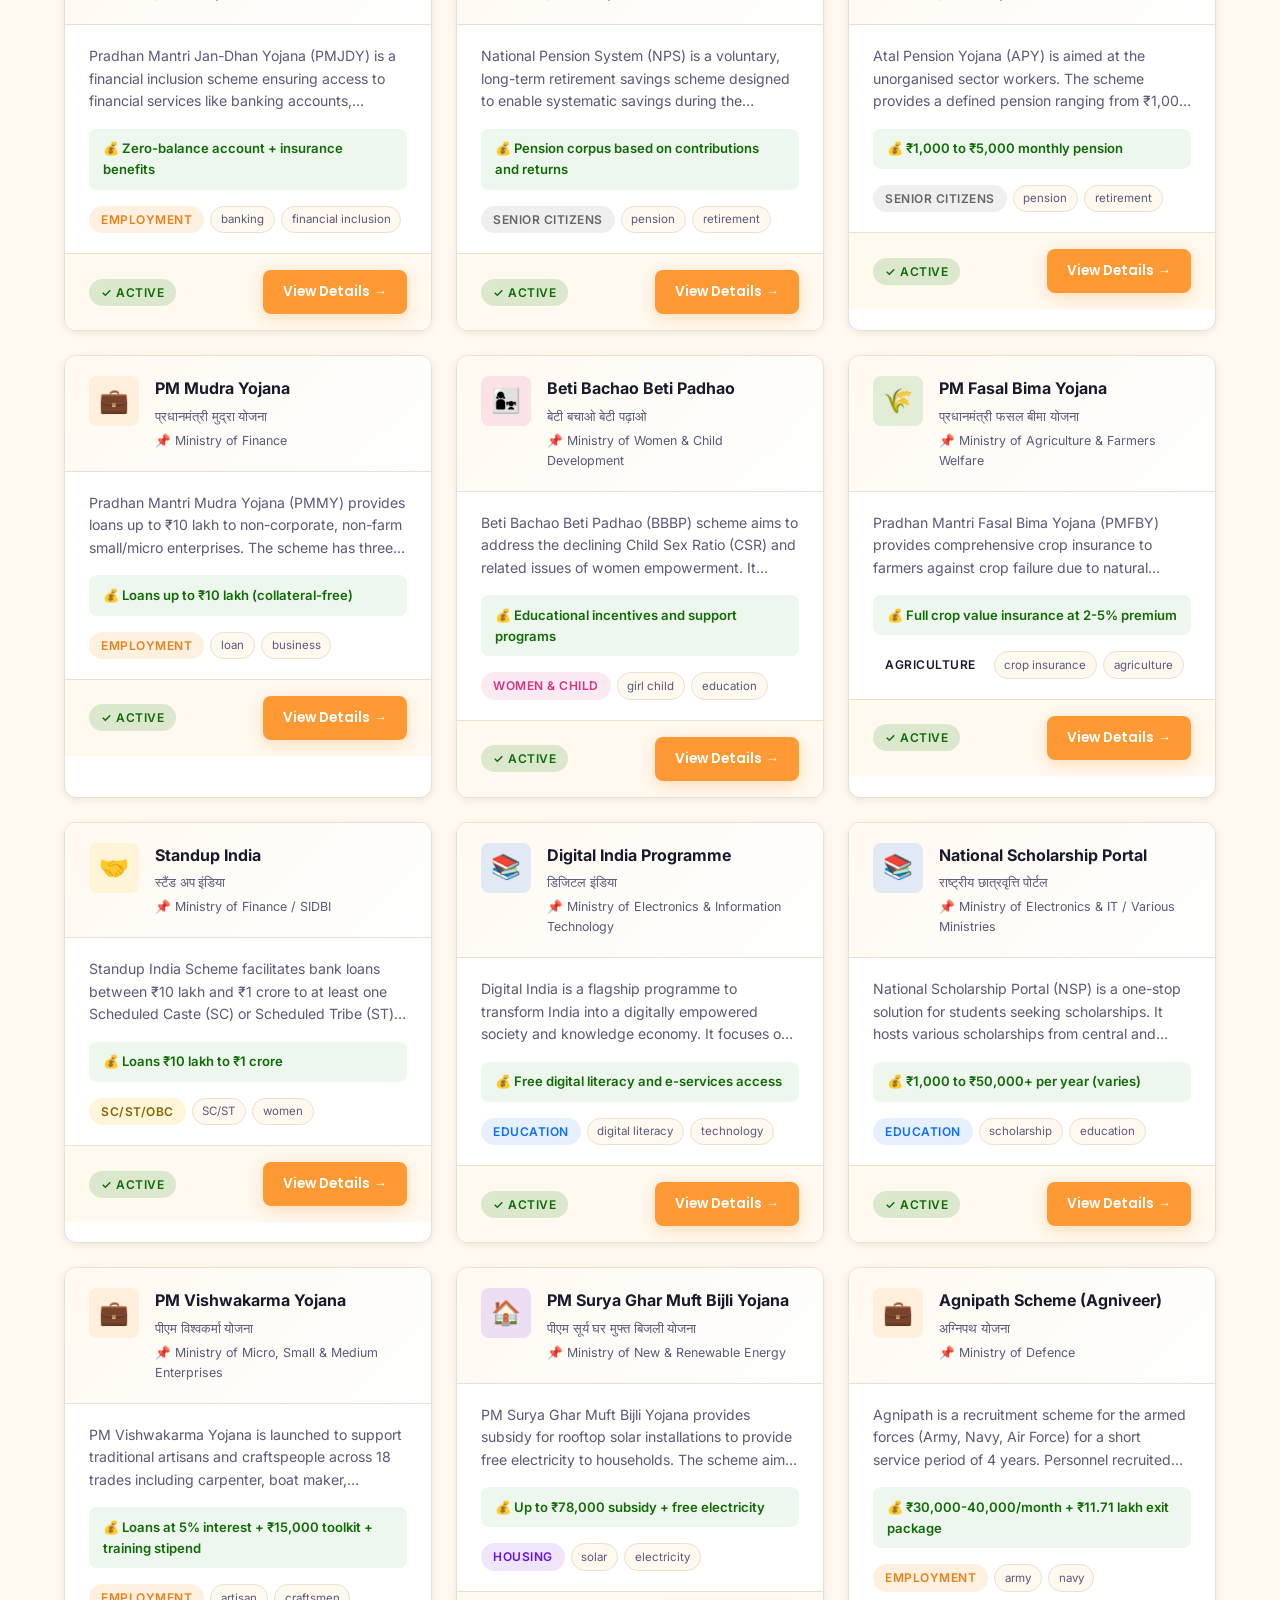
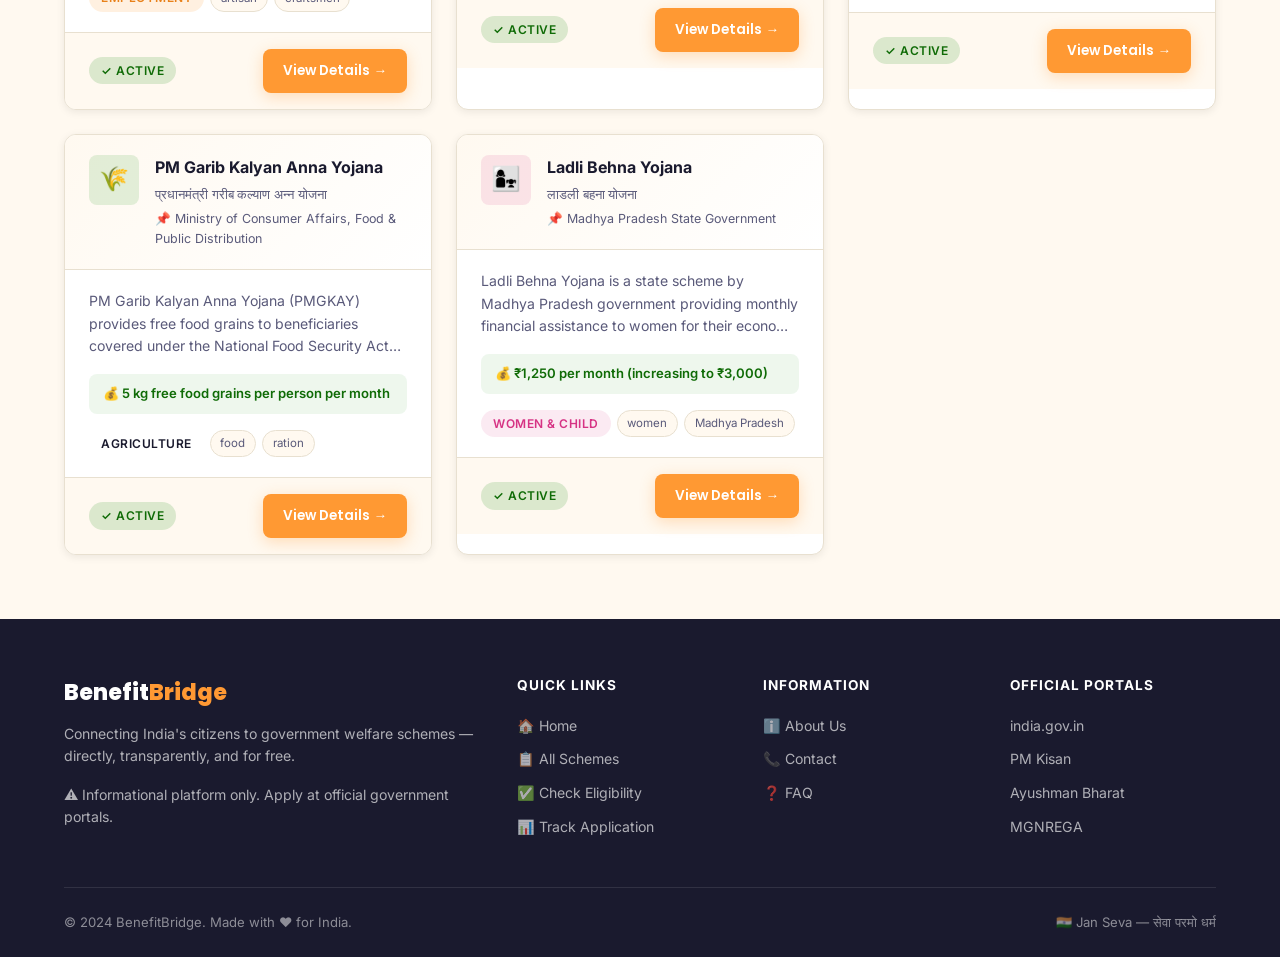
<file: pages/schemes.html>
<!DOCTYPE html>
<html lang="en">
<head>
  <meta charset="UTF-8" />
  <meta name="viewport" content="width=device-width, initial-scale=1.0" />
  <meta name="description" content="Browse all Indian government welfare schemes. Filter by category, state, and income. PM Kisan, Ayushman Bharat, MGNREGA, PM Awas Yojana and more." />
  <title>Browse Government Schemes — BenefitBridge</title>
  <link rel="manifest" href="../manifest.json" />
  <meta name="theme-color" content="#FF9933" />
  <link rel="stylesheet" href="../css/styles.css" />
  <link rel="preconnect" href="https://fonts.googleapis.com" />
  <link rel="preconnect" href="https://fonts.gstatic.com" crossorigin />
</head>
<body>
  <!-- Navigation -->
  <nav class="navbar" role="navigation" aria-label="Main navigation">
    <div class="nav-container">
      <a href="../index.html" class="nav-logo" aria-label="BenefitBridge Home">
        <div class="nav-logo-icon">🇮🇳</div>
        <span class="nav-logo-text">Benefit<span>Bridge</span></span>
      </a>

      <button class="hamburger" id="hamburger" aria-label="Toggle navigation" aria-expanded="false">
        <span></span><span></span><span></span>
      </button>

      <ul class="nav-links" id="navLinks">
        <li><a href="../index.html">Home</a></li>
        <li><a href="schemes.html" class="active">Schemes</a></li>
        <li><a href="eligibility.html">Check Eligibility</a></li>
        <li><a href="tracker.html">Track Application</a></li>
        <li><a href="about.html">About</a></li>
        <li><a href="contact.html">Contact</a></li>
      </ul>

      <div class="nav-right">
        <div class="lang-toggle">
          <button class="lang-btn active" data-lang="en">EN</button>
          <button class="lang-btn" data-lang="hi">हिंदी</button>
        </div>
      </div>
    </div>
  </nav>

  <div class="tricolor-divider" aria-hidden="true"></div>

  <!-- Page Hero -->
  <section class="page-hero">
    <div class="container">
      <nav class="breadcrumb" aria-label="Breadcrumb">
        <a href="../index.html">Home</a>
        <span class="breadcrumb-sep">›</span>
        <span>Schemes</span>
      </nav>
      <h1>📋 Government Welfare Schemes</h1>
      <p>Explore 500+ central and state government schemes designed to empower every Indian citizen</p>
    </div>
  </section>

  <!-- Main Content -->
  <main class="section-padding" style="min-height:60vh">
    <div class="container">
      <!-- Search & Filter -->
      <div class="search-filter-bar fade-in">
        <div class="search-row">
          <div class="search-input-wrap">
            <span class="search-icon" aria-hidden="true">🔍</span>
            <input
              type="search"
              id="schemeSearch"
              class="search-input"
              placeholder="Search schemes by name, keyword, or ministry..."
              aria-label="Search government schemes"
              autocomplete="off"
            />
          </div>
          <div>
            <label for="sortSchemes" class="form-label" style="margin-bottom:0.4rem;display:block;font-size:0.82rem">Sort By</label>
            <select id="sortSchemes" class="form-control" style="min-width:160px" aria-label="Sort schemes">
              <option value="default">Best Match</option>
              <option value="name-asc">Name A → Z</option>
              <option value="name-desc">Name Z → A</option>
              <option value="year-new">Newest First</option>
              <option value="year-old">Oldest First</option>
            </select>
          </div>
        </div>

        <!-- Category Filters -->
        <div class="filter-chips" role="group" aria-label="Filter by category">
          <button class="filter-chip active" data-category="all">🗂️ All</button>
          <button class="filter-chip" data-category="Agriculture">🌾 Agriculture</button>
          <button class="filter-chip" data-category="Health">🏥 Health</button>
          <button class="filter-chip" data-category="Housing">🏠 Housing</button>
          <button class="filter-chip" data-category="Employment">💼 Employment</button>
          <button class="filter-chip" data-category="Education">📚 Education</button>
          <button class="filter-chip" data-category="Women & Child">👩‍👧 Women & Child</button>
          <button class="filter-chip" data-category="Senior Citizens">👴 Senior Citizens</button>
          <button class="filter-chip" data-category="SC/ST/OBC">🤝 SC/ST/OBC</button>
        </div>
      </div>

      <!-- Results Header -->
      <div class="results-header fade-in">
        <span class="results-count" id="schemesCount">Loading schemes...</span>
        <button class="btn btn-sm btn-outline" onclick="resetFilters()">↺ Reset Filters</button>
      </div>

      <!-- Schemes Grid -->
      <div class="schemes-grid" id="schemesGrid" aria-live="polite" aria-label="Government schemes list">
        <div style="grid-column:1/-1;text-align:center;padding:3rem">
          <div class="loading-spinner"></div>
          <p>Loading schemes...</p>
        </div>
      </div>
    </div>
  </main>

  <!-- Footer -->
  <footer>
    <div class="container">
      <div class="footer-grid">
        <div class="footer-brand">
          <span class="footer-logo-text">Benefit<span>Bridge</span></span>
          <p>Connecting India's citizens to government welfare schemes — directly, transparently, and for free.</p>
          <p class="footer-disclaimer">⚠️ Informational platform only. Apply at official government portals.</p>
        </div>
        <div>
          <div class="footer-heading">Quick Links</div>
          <ul class="footer-links">
            <li><a href="../index.html">🏠 Home</a></li>
            <li><a href="schemes.html">📋 All Schemes</a></li>
            <li><a href="eligibility.html">✅ Check Eligibility</a></li>
            <li><a href="tracker.html">📊 Track Application</a></li>
          </ul>
        </div>
        <div>
          <div class="footer-heading">Information</div>
          <ul class="footer-links">
            <li><a href="about.html">ℹ️ About Us</a></li>
            <li><a href="contact.html">📞 Contact</a></li>
            <li><a href="about.html#faq">❓ FAQ</a></li>
          </ul>
        </div>
        <div>
          <div class="footer-heading">Official Portals</div>
          <ul class="footer-links">
            <li><a href="https://india.gov.in" target="_blank" rel="noopener">india.gov.in</a></li>
            <li><a href="https://pmkisan.gov.in" target="_blank" rel="noopener">PM Kisan</a></li>
            <li><a href="https://pmjay.gov.in" target="_blank" rel="noopener">Ayushman Bharat</a></li>
            <li><a href="https://nrega.nic.in" target="_blank" rel="noopener">MGNREGA</a></li>
          </ul>
        </div>
      </div>
      <div class="footer-bottom">
        <p>© 2024 BenefitBridge. Made with ❤️ for India.</p>
        <p>🇮🇳 Jan Seva — सेवा परमो धर्म</p>
      </div>
    </div>
  </footer>

  <script src="../js/app.js"></script>
  <script src="../js/schemes.js"></script>
  <script src="../js/voice-assistant.js"></script>
</body>
</html>
</file>
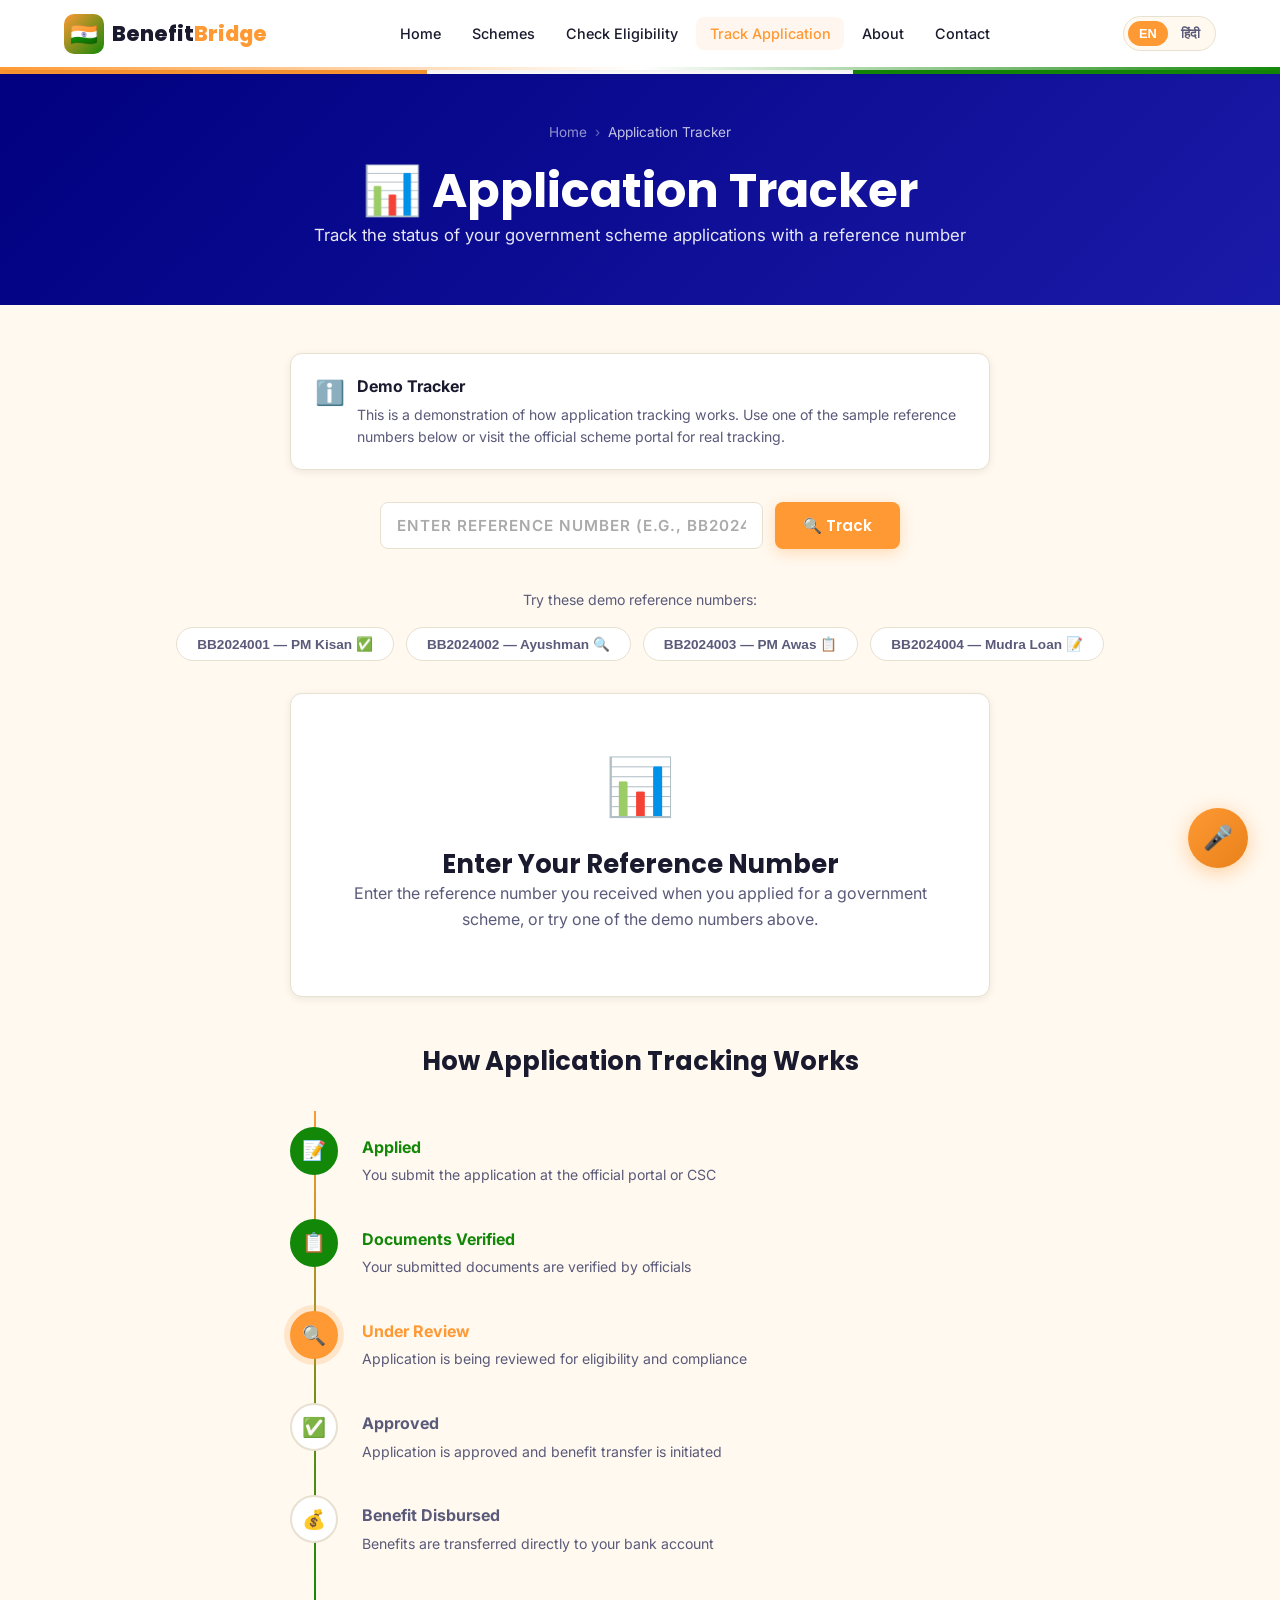
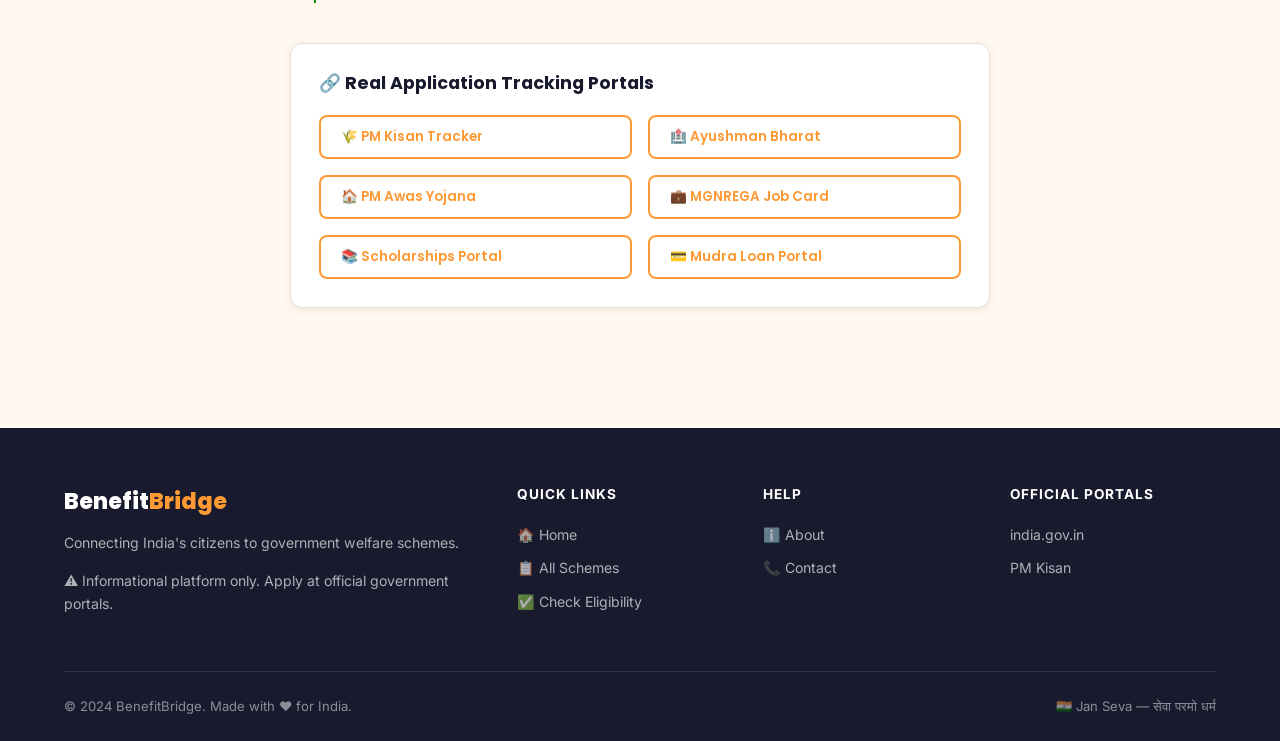
<file: pages/tracker.html>
<!DOCTYPE html>
<html lang="en">
<head>
  <meta charset="UTF-8" />
  <meta name="viewport" content="width=device-width, initial-scale=1.0" />
  <meta name="description" content="Track your government scheme application status. View timeline from application to benefit disbursement." />
  <title>Application Tracker — BenefitBridge</title>
  <link rel="manifest" href="../manifest.json" />
  <meta name="theme-color" content="#FF9933" />
  <link rel="stylesheet" href="../css/styles.css" />
  <link rel="preconnect" href="https://fonts.googleapis.com" />
  <link rel="preconnect" href="https://fonts.gstatic.com" crossorigin />
</head>
<body>
  <!-- Navigation -->
  <nav class="navbar" role="navigation" aria-label="Main navigation">
    <div class="nav-container">
      <a href="../index.html" class="nav-logo" aria-label="BenefitBridge Home">
        <div class="nav-logo-icon">🇮🇳</div>
        <span class="nav-logo-text">Benefit<span>Bridge</span></span>
      </a>

      <button class="hamburger" id="hamburger" aria-label="Toggle navigation" aria-expanded="false">
        <span></span><span></span><span></span>
      </button>

      <ul class="nav-links" id="navLinks">
        <li><a href="../index.html">Home</a></li>
        <li><a href="schemes.html">Schemes</a></li>
        <li><a href="eligibility.html">Check Eligibility</a></li>
        <li><a href="tracker.html" class="active">Track Application</a></li>
        <li><a href="about.html">About</a></li>
        <li><a href="contact.html">Contact</a></li>
      </ul>

      <div class="nav-right">
        <div class="lang-toggle">
          <button class="lang-btn active" data-lang="en">EN</button>
          <button class="lang-btn" data-lang="hi">हिंदी</button>
        </div>
      </div>
    </div>
  </nav>

  <div class="tricolor-divider" aria-hidden="true"></div>

  <!-- Page Hero -->
  <section class="page-hero">
    <div class="container">
      <nav class="breadcrumb" aria-label="Breadcrumb">
        <a href="../index.html">Home</a>
        <span class="breadcrumb-sep">›</span>
        <span>Application Tracker</span>
      </nav>
      <h1>📊 Application Tracker</h1>
      <p>Track the status of your government scheme applications with a reference number</p>
    </div>
  </section>

  <!-- Main Content -->
  <main class="tracker-page">
    <div class="container">

      <!-- Demo Note -->
      <div class="card fade-in" style="max-width:700px;margin:0 auto 2rem;padding:1.25rem 1.5rem">
        <div style="display:flex;align-items:flex-start;gap:0.75rem">
          <span style="font-size:1.5rem;flex-shrink:0">ℹ️</span>
          <div>
            <strong style="color:var(--text)">Demo Tracker</strong>
            <p style="margin:0.25rem 0 0;font-size:0.88rem;color:var(--text-muted)">This is a demonstration of how application tracking works. Use one of the sample reference numbers below or visit the official scheme portal for real tracking.</p>
          </div>
        </div>
      </div>

      <!-- Search Box -->
      <div class="tracker-search fade-in" role="search" aria-label="Track application">
        <input
          type="text"
          id="refInput"
          class="form-control"
          placeholder="Enter reference number (e.g., BB2024001)"
          aria-label="Application reference number"
          autocomplete="off"
          style="text-transform:uppercase;font-weight:600;letter-spacing:1px"
        />
        <button id="trackBtn" class="btn btn-primary">
          🔍 Track
        </button>
      </div>

      <!-- Demo Reference Buttons -->
      <div style="text-align:center;margin-bottom:2rem">
        <p style="font-size:0.88rem;color:var(--text-muted);margin-bottom:1rem">Try these demo reference numbers:</p>
        <div class="demo-refs fade-in">
          <button class="demo-ref-btn" data-ref="BB2024001" title="PM Kisan - Approved">
            BB2024001 — PM Kisan ✅
          </button>
          <button class="demo-ref-btn" data-ref="BB2024002" title="Ayushman Bharat - Under Review">
            BB2024002 — Ayushman 🔍
          </button>
          <button class="demo-ref-btn" data-ref="BB2024003" title="PM Awas - Documents Verified">
            BB2024003 — PM Awas 📋
          </button>
          <button class="demo-ref-btn" data-ref="BB2024004" title="PM Mudra - Just Applied">
            BB2024004 — Mudra Loan 📝
          </button>
        </div>
      </div>

      <!-- Tracker Result Area -->
      <div class="tracker-result fade-in" id="trackerResult">
        <!-- Results rendered here by JS -->
        <div class="card" style="max-width:700px;margin:0 auto;padding:3rem 2rem;text-align:center">
          <span style="font-size:3.5rem;display:block;margin-bottom:1rem">📊</span>
          <h3>Enter Your Reference Number</h3>
          <p>Enter the reference number you received when you applied for a government scheme, or try one of the demo numbers above.</p>
        </div>
      </div>

      <!-- How Tracking Works -->
      <div style="max-width:700px;margin:3rem auto 0">
        <h3 class="text-center fade-in" style="margin-bottom:2rem">How Application Tracking Works</h3>
        <div class="timeline fade-in">
          <div class="timeline-item completed">
            <div class="timeline-dot">📝</div>
            <div class="timeline-content">
              <div class="timeline-title">Applied</div>
              <div class="timeline-desc">You submit the application at the official portal or CSC</div>
            </div>
          </div>
          <div class="timeline-item completed">
            <div class="timeline-dot">📋</div>
            <div class="timeline-content">
              <div class="timeline-title">Documents Verified</div>
              <div class="timeline-desc">Your submitted documents are verified by officials</div>
            </div>
          </div>
          <div class="timeline-item active">
            <div class="timeline-dot">🔍</div>
            <div class="timeline-content">
              <div class="timeline-title">Under Review</div>
              <div class="timeline-desc">Application is being reviewed for eligibility and compliance</div>
            </div>
          </div>
          <div class="timeline-item pending">
            <div class="timeline-dot">✅</div>
            <div class="timeline-content">
              <div class="timeline-title">Approved</div>
              <div class="timeline-desc">Application is approved and benefit transfer is initiated</div>
            </div>
          </div>
          <div class="timeline-item pending">
            <div class="timeline-dot">💰</div>
            <div class="timeline-content">
              <div class="timeline-title">Benefit Disbursed</div>
              <div class="timeline-desc">Benefits are transferred directly to your bank account</div>
            </div>
          </div>
        </div>
      </div>

      <!-- Real Tracking Links -->
      <div class="card fade-in" style="max-width:700px;margin:2.5rem auto;padding:1.75rem">
        <h4 style="margin-bottom:1.25rem">🔗 Real Application Tracking Portals</h4>
        <div style="display:grid;grid-template-columns:1fr 1fr;gap:1rem">
          <a href="https://pmkisan.gov.in" target="_blank" rel="noopener" class="btn btn-outline btn-sm" style="justify-content:flex-start;gap:0.5rem">
            🌾 PM Kisan Tracker
          </a>
          <a href="https://pmjay.gov.in" target="_blank" rel="noopener" class="btn btn-outline btn-sm" style="justify-content:flex-start;gap:0.5rem">
            🏥 Ayushman Bharat
          </a>
          <a href="https://pmaymis.gov.in" target="_blank" rel="noopener" class="btn btn-outline btn-sm" style="justify-content:flex-start;gap:0.5rem">
            🏠 PM Awas Yojana
          </a>
          <a href="https://nrega.nic.in" target="_blank" rel="noopener" class="btn btn-outline btn-sm" style="justify-content:flex-start;gap:0.5rem">
            💼 MGNREGA Job Card
          </a>
          <a href="https://scholarships.gov.in" target="_blank" rel="noopener" class="btn btn-outline btn-sm" style="justify-content:flex-start;gap:0.5rem">
            📚 Scholarships Portal
          </a>
          <a href="https://www.mudra.org.in" target="_blank" rel="noopener" class="btn btn-outline btn-sm" style="justify-content:flex-start;gap:0.5rem">
            💳 Mudra Loan Portal
          </a>
        </div>
      </div>
    </div>
  </main>

  <!-- Footer -->
  <footer>
    <div class="container">
      <div class="footer-grid">
        <div class="footer-brand">
          <span class="footer-logo-text">Benefit<span>Bridge</span></span>
          <p>Connecting India's citizens to government welfare schemes.</p>
          <p class="footer-disclaimer">⚠️ Informational platform only. Apply at official government portals.</p>
        </div>
        <div>
          <div class="footer-heading">Quick Links</div>
          <ul class="footer-links">
            <li><a href="../index.html">🏠 Home</a></li>
            <li><a href="schemes.html">📋 All Schemes</a></li>
            <li><a href="eligibility.html">✅ Check Eligibility</a></li>
          </ul>
        </div>
        <div>
          <div class="footer-heading">Help</div>
          <ul class="footer-links">
            <li><a href="about.html">ℹ️ About</a></li>
            <li><a href="contact.html">📞 Contact</a></li>
          </ul>
        </div>
        <div>
          <div class="footer-heading">Official Portals</div>
          <ul class="footer-links">
            <li><a href="https://india.gov.in" target="_blank" rel="noopener">india.gov.in</a></li>
            <li><a href="https://pmkisan.gov.in" target="_blank" rel="noopener">PM Kisan</a></li>
          </ul>
        </div>
      </div>
      <div class="footer-bottom">
        <p>© 2024 BenefitBridge. Made with ❤️ for India.</p>
        <p>🇮🇳 Jan Seva — सेवा परमो धर्म</p>
      </div>
    </div>
  </footer>

  <script src="../js/app.js"></script>
  <script src="../js/tracker.js"></script>
  <script src="../js/voice-assistant.js"></script>
</body>
</html>
</file>
<file: css/styles.css>
/* ============================================================
   BenefitBridge - Main Stylesheet
   Color Palette:
   - Primary:    #FF9933 (Saffron/Orange)
   - Secondary:  #138808 (India Green)
   - Accent:     #000080 (Navy Blue - Ashoka Chakra)
   - Background: #FFF9F0 (Warm Off-White)
   - Text:       #1a1a2e (Dark Navy)
   - Cards:      #FFFFFF with shadows
   ============================================================ */

/* ---------- Google Fonts ---------- */
@import url('https://fonts.googleapis.com/css2?family=Poppins:wght@300;400;500;600;700;800&family=Inter:wght@300;400;500;600&display=swap');

/* ---------- CSS Reset & Variables ---------- */
*, *::before, *::after { box-sizing: border-box; margin: 0; padding: 0; }

:root {
  --primary:    #FF9933;
  --primary-dark: #e8811a;
  --secondary:  #138808;
  --secondary-dark: #0f6b06;
  --accent:     #000080;
  --accent-light: #1a1aa8;
  --bg:         #FFF9F0;
  --bg-card:    #FFFFFF;
  --text:       #1a1a2e;
  --text-muted: #5a5a7a;
  --border:     #e8e0d0;
  --shadow-sm:  0 2px 8px rgba(0,0,0,0.08);
  --shadow-md:  0 4px 20px rgba(0,0,0,0.12);
  --shadow-lg:  0 8px 40px rgba(0,0,0,0.15);
  --radius-sm:  8px;
  --radius-md:  12px;
  --radius-lg:  20px;
  --transition: 0.3s ease;
  --font-heading: 'Poppins', sans-serif;
  --font-body: 'Inter', sans-serif;
}

html { scroll-behavior: smooth; font-size: 16px; }

body {
  font-family: var(--font-body);
  background: var(--bg);
  color: var(--text);
  line-height: 1.6;
  min-height: 100vh;
  overflow-x: hidden;
}

/* ---------- Typography ---------- */
h1, h2, h3, h4, h5, h6 {
  font-family: var(--font-heading);
  font-weight: 700;
  line-height: 1.3;
  color: var(--text);
}

h1 { font-size: clamp(1.8rem, 4vw, 3rem); }
h2 { font-size: clamp(1.5rem, 3vw, 2.2rem); }
h3 { font-size: clamp(1.2rem, 2.5vw, 1.6rem); }
h4 { font-size: 1.1rem; }

p { margin-bottom: 1rem; color: var(--text-muted); }
a { color: var(--accent); text-decoration: none; transition: color var(--transition); }
a:hover { color: var(--primary); }

/* ---------- Utility Classes ---------- */
.container { max-width: 1200px; margin: 0 auto; padding: 0 1.5rem; }
.text-center { text-align: center; }
.text-primary { color: var(--primary) !important; }
.text-secondary { color: var(--secondary) !important; }
.text-accent { color: var(--accent) !important; }
.section-padding { padding: 4rem 0; }
.section-title { margin-bottom: 0.5rem; }
.section-subtitle { color: var(--text-muted); font-size: 1.1rem; margin-bottom: 2.5rem; }

.badge {
  display: inline-block;
  padding: 0.25rem 0.75rem;
  border-radius: 50px;
  font-size: 0.75rem;
  font-weight: 600;
  text-transform: uppercase;
  letter-spacing: 0.5px;
}
.badge-primary { background: rgba(255,153,51,0.15); color: var(--primary-dark); }
.badge-secondary { background: rgba(19,136,8,0.15); color: var(--secondary-dark); }
.badge-accent { background: rgba(0,0,128,0.1); color: var(--accent); }
.badge-health { background: rgba(220,53,69,0.1); color: #dc3545; }
.badge-education { background: rgba(13,110,253,0.1); color: #0d6efd; }
.badge-housing { background: rgba(102,16,242,0.1); color: #6610f2; }
.badge-employment { background: rgba(255,153,51,0.15); color: var(--primary-dark); }
.badge-women { background: rgba(214,51,132,0.1); color: #d63384; }
.badge-senior { background: rgba(102,102,102,0.1); color: #666; }
.badge-scst { background: rgba(255,193,7,0.15); color: #856404; }

/* ---------- Buttons ---------- */
.btn {
  display: inline-flex;
  align-items: center;
  gap: 0.5rem;
  padding: 0.75rem 1.75rem;
  border-radius: var(--radius-sm);
  font-family: var(--font-heading);
  font-size: 0.95rem;
  font-weight: 600;
  cursor: pointer;
  border: none;
  text-decoration: none;
  transition: all var(--transition);
  min-height: 44px;
  white-space: nowrap;
}
.btn:focus-visible { outline: 3px solid var(--primary); outline-offset: 2px; }

.btn-primary {
  background: var(--primary);
  color: #fff;
  box-shadow: 0 4px 15px rgba(255,153,51,0.3);
}
.btn-primary:hover {
  background: var(--primary-dark);
  transform: translateY(-2px);
  box-shadow: 0 6px 20px rgba(255,153,51,0.4);
  color: #fff;
}

.btn-secondary {
  background: var(--secondary);
  color: #fff;
  box-shadow: 0 4px 15px rgba(19,136,8,0.25);
}
.btn-secondary:hover {
  background: var(--secondary-dark);
  transform: translateY(-2px);
  color: #fff;
}

.btn-outline {
  background: transparent;
  border: 2px solid var(--primary);
  color: var(--primary);
}
.btn-outline:hover {
  background: var(--primary);
  color: #fff;
  transform: translateY(-2px);
}

.btn-accent {
  background: var(--accent);
  color: #fff;
}
.btn-accent:hover { background: var(--accent-light); transform: translateY(-2px); color: #fff; }

.btn-sm { padding: 0.5rem 1.25rem; font-size: 0.85rem; }
.btn-lg { padding: 1rem 2.5rem; font-size: 1.05rem; }

/* ---------- Navigation ---------- */
.navbar {
  background: rgba(255,255,255,0.97);
  backdrop-filter: blur(10px);
  box-shadow: var(--shadow-sm);
  position: sticky;
  top: 0;
  z-index: 1000;
  border-bottom: 3px solid transparent;
  border-image: linear-gradient(90deg, var(--primary), #fff, var(--secondary)) 1;
}

.nav-container {
  display: flex;
  align-items: center;
  justify-content: space-between;
  padding: 0.85rem 1.5rem;
  max-width: 1200px;
  margin: 0 auto;
}

.nav-logo {
  display: flex;
  align-items: center;
  gap: 0.5rem;
  text-decoration: none;
}
.nav-logo-icon {
  width: 40px;
  height: 40px;
  background: linear-gradient(135deg, var(--primary), var(--secondary));
  border-radius: 10px;
  display: flex;
  align-items: center;
  justify-content: center;
  font-size: 1.4rem;
}
.nav-logo-text {
  font-family: var(--font-heading);
  font-weight: 800;
  font-size: 1.3rem;
  color: var(--text);
}
.nav-logo-text span { color: var(--primary); }

.nav-links {
  display: flex;
  align-items: center;
  gap: 0.25rem;
  list-style: none;
}
.nav-links a {
  padding: 0.5rem 0.85rem;
  border-radius: var(--radius-sm);
  font-weight: 500;
  font-size: 0.9rem;
  color: var(--text);
  transition: all var(--transition);
}
.nav-links a:hover, .nav-links a.active {
  color: var(--primary);
  background: rgba(255,153,51,0.08);
}

.nav-right {
  display: flex;
  align-items: center;
  gap: 0.75rem;
}

.lang-toggle {
  display: flex;
  align-items: center;
  background: var(--bg);
  border: 1.5px solid var(--border);
  border-radius: 50px;
  padding: 0.25rem;
  gap: 0.1rem;
}
.lang-btn {
  padding: 0.3rem 0.7rem;
  border-radius: 50px;
  font-size: 0.8rem;
  font-weight: 600;
  cursor: pointer;
  border: none;
  background: transparent;
  color: var(--text-muted);
  transition: all var(--transition);
}
.lang-btn.active {
  background: var(--primary);
  color: #fff;
}

.hamburger {
  display: none;
  flex-direction: column;
  gap: 5px;
  cursor: pointer;
  padding: 6px;
  background: none;
  border: none;
}
.hamburger span {
  display: block;
  width: 24px;
  height: 2.5px;
  background: var(--text);
  border-radius: 3px;
  transition: all var(--transition);
}
.hamburger.open span:nth-child(1) { transform: translateY(7.5px) rotate(45deg); }
.hamburger.open span:nth-child(2) { opacity: 0; }
.hamburger.open span:nth-child(3) { transform: translateY(-7.5px) rotate(-45deg); }

/* ---------- Hero Section ---------- */
.hero {
  position: relative;
  padding: 5rem 0 4rem;
  overflow: hidden;
  background: linear-gradient(135deg, #fff9f0 0%, #fff5e6 40%, #f0fff4 100%);
}
.hero::before {
  content: '';
  position: absolute;
  top: -50%;
  right: -20%;
  width: 600px;
  height: 600px;
  background: radial-gradient(circle, rgba(255,153,51,0.1) 0%, transparent 70%);
  border-radius: 50%;
}
.hero::after {
  content: '';
  position: absolute;
  bottom: -30%;
  left: -10%;
  width: 400px;
  height: 400px;
  background: radial-gradient(circle, rgba(19,136,8,0.08) 0%, transparent 70%);
  border-radius: 50%;
}

.hero-content {
  position: relative;
  z-index: 1;
  display: grid;
  grid-template-columns: 1fr 1fr;
  gap: 3rem;
  align-items: center;
}

.hero-text .eyebrow {
  display: inline-flex;
  align-items: center;
  gap: 0.5rem;
  background: rgba(255,153,51,0.12);
  color: var(--primary-dark);
  padding: 0.4rem 1rem;
  border-radius: 50px;
  font-size: 0.85rem;
  font-weight: 600;
  margin-bottom: 1.25rem;
}
.hero-text h1 { margin-bottom: 1.25rem; line-height: 1.2; }
.hero-text h1 span { color: var(--primary); }
.hero-text p { font-size: 1.1rem; margin-bottom: 2rem; max-width: 500px; }

.hero-buttons { display: flex; gap: 1rem; flex-wrap: wrap; }

.hero-image {
  display: flex;
  justify-content: center;
  align-items: center;
}
.hero-visual {
  width: 100%;
  max-width: 440px;
  background: white;
  border-radius: var(--radius-lg);
  padding: 2rem;
  box-shadow: var(--shadow-lg);
  position: relative;
}
.hero-visual-grid {
  display: grid;
  grid-template-columns: 1fr 1fr;
  gap: 1rem;
}
.hero-stat-card {
  background: var(--bg);
  border-radius: var(--radius-md);
  padding: 1.25rem;
  text-align: center;
  border: 1.5px solid var(--border);
  transition: transform var(--transition);
}
.hero-stat-card:hover { transform: translateY(-3px); }
.hero-stat-card .stat-number {
  font-family: var(--font-heading);
  font-size: 1.8rem;
  font-weight: 800;
  color: var(--primary);
  display: block;
}
.hero-stat-card .stat-label {
  font-size: 0.8rem;
  color: var(--text-muted);
  font-weight: 500;
}
.hero-stat-card.green .stat-number { color: var(--secondary); }
.hero-stat-card.blue .stat-number { color: var(--accent); }
.hero-stat-card.orange .stat-number { color: var(--primary); }

/* ---------- Stats Bar ---------- */
.stats-bar {
  background: linear-gradient(135deg, var(--accent), var(--accent-light));
  color: white;
  padding: 2rem 0;
}
.stats-grid {
  display: grid;
  grid-template-columns: repeat(4, 1fr);
  gap: 1rem;
  text-align: center;
}
.stat-item .number {
  font-family: var(--font-heading);
  font-size: 2rem;
  font-weight: 800;
  display: block;
  color: var(--primary);
}
.stat-item .label {
  font-size: 0.85rem;
  opacity: 0.9;
  font-weight: 500;
}

/* ---------- How It Works ---------- */
.how-it-works { background: white; }
.steps-grid {
  display: grid;
  grid-template-columns: repeat(3, 1fr);
  gap: 2rem;
  position: relative;
}
.steps-grid::before {
  content: '';
  position: absolute;
  top: 45px;
  left: calc(16.66% + 1rem);
  right: calc(16.66% + 1rem);
  height: 2px;
  background: linear-gradient(90deg, var(--primary), var(--secondary));
  z-index: 0;
}
.step-card {
  text-align: center;
  padding: 2rem 1.5rem;
  position: relative;
  z-index: 1;
}
.step-number {
  width: 64px;
  height: 64px;
  background: linear-gradient(135deg, var(--primary), var(--primary-dark));
  color: white;
  border-radius: 50%;
  display: flex;
  align-items: center;
  justify-content: center;
  font-family: var(--font-heading);
  font-size: 1.5rem;
  font-weight: 800;
  margin: 0 auto 1.5rem;
  box-shadow: 0 4px 20px rgba(255,153,51,0.35);
}
.step-card:nth-child(2) .step-number { background: linear-gradient(135deg, var(--accent), var(--accent-light)); box-shadow: 0 4px 20px rgba(0,0,128,0.25); }
.step-card:nth-child(3) .step-number { background: linear-gradient(135deg, var(--secondary), var(--secondary-dark)); box-shadow: 0 4px 20px rgba(19,136,8,0.25); }
.step-icon { font-size: 2rem; display: block; margin-bottom: 0.75rem; }
.step-card h3 { margin-bottom: 0.75rem; }

/* ---------- Cards ---------- */
.card {
  background: var(--bg-card);
  border-radius: var(--radius-md);
  box-shadow: var(--shadow-sm);
  border: 1px solid var(--border);
  overflow: hidden;
  transition: transform var(--transition), box-shadow var(--transition);
}
.card:hover {
  transform: translateY(-4px);
  box-shadow: var(--shadow-md);
}
.card-body { padding: 1.5rem; }
.card-header { padding: 1.25rem 1.5rem; border-bottom: 1px solid var(--border); }
.card-footer { padding: 1rem 1.5rem; border-top: 1px solid var(--border); background: var(--bg); }

/* Scheme Card */
.scheme-card { cursor: pointer; }
.scheme-card-header {
  background: linear-gradient(135deg, var(--bg), white);
  padding: 1.25rem 1.5rem;
  border-bottom: 1px solid var(--border);
  display: flex;
  align-items: flex-start;
  gap: 1rem;
}
.scheme-icon {
  width: 50px;
  height: 50px;
  border-radius: var(--radius-sm);
  display: flex;
  align-items: center;
  justify-content: center;
  font-size: 1.5rem;
  flex-shrink: 0;
}
.scheme-icon.agriculture { background: rgba(19,136,8,0.12); }
.scheme-icon.health { background: rgba(220,53,69,0.12); }
.scheme-icon.housing { background: rgba(102,16,242,0.12); }
.scheme-icon.employment { background: rgba(255,153,51,0.12); }
.scheme-icon.education { background: rgba(13,110,253,0.12); }
.scheme-icon.women { background: rgba(214,51,132,0.12); }
.scheme-icon.senior { background: rgba(102,102,102,0.12); }
.scheme-icon.scst { background: rgba(255,193,7,0.12); }

.scheme-name { font-size: 1rem; font-weight: 700; margin-bottom: 0.25rem; color: var(--text); }
.scheme-hindi { font-size: 0.82rem; color: var(--text-muted); font-family: 'Noto Sans Devanagari', sans-serif; }
.scheme-ministry { font-size: 0.78rem; color: var(--text-muted); margin-top: 0.25rem; }

.scheme-body { padding: 1.25rem 1.5rem; }
.scheme-description { font-size: 0.88rem; line-height: 1.6; margin-bottom: 1rem; color: var(--text-muted); display: -webkit-box; -webkit-line-clamp: 3; -webkit-box-orient: vertical; overflow: hidden; }
.scheme-benefit {
  display: flex;
  align-items: center;
  gap: 0.5rem;
  background: rgba(19,136,8,0.07);
  padding: 0.6rem 0.85rem;
  border-radius: var(--radius-sm);
  font-size: 0.82rem;
  font-weight: 600;
  color: var(--secondary-dark);
  margin-bottom: 1rem;
}
.scheme-tags { display: flex; flex-wrap: wrap; gap: 0.4rem; }
.scheme-tag {
  background: var(--bg);
  color: var(--text-muted);
  padding: 0.2rem 0.6rem;
  border-radius: 50px;
  font-size: 0.72rem;
  border: 1px solid var(--border);
}

.scheme-card-footer {
  padding: 1rem 1.5rem;
  border-top: 1px solid var(--border);
  display: flex;
  align-items: center;
  justify-content: space-between;
  background: var(--bg);
}

/* ---------- Featured Schemes Grid ---------- */
.schemes-grid {
  display: grid;
  grid-template-columns: repeat(3, 1fr);
  gap: 1.5rem;
}

/* ---------- Featured Section ---------- */
.featured-schemes { background: var(--bg); }

/* ---------- Eligibility Section ---------- */
.eligibility-section { background: linear-gradient(135deg, var(--accent), var(--accent-light)); color: white; }
.eligibility-section h2, .eligibility-section p { color: white; }
.eligibility-section p { opacity: 0.9; }
.eligibility-content {
  display: grid;
  grid-template-columns: 1fr 1fr;
  gap: 3rem;
  align-items: center;
}
.eligibility-features { list-style: none; padding: 0; }
.eligibility-features li {
  display: flex;
  align-items: center;
  gap: 0.75rem;
  padding: 0.6rem 0;
  font-size: 0.95rem;
  opacity: 0.95;
}
.eligibility-features .check { color: #4ade80; font-size: 1.2rem; }
.eligibility-card {
  background: rgba(255,255,255,0.12);
  border-radius: var(--radius-lg);
  padding: 2rem;
  backdrop-filter: blur(10px);
  border: 1px solid rgba(255,255,255,0.2);
}
.mini-form-group { margin-bottom: 1rem; }
.mini-form-group label { display: block; font-size: 0.85rem; opacity: 0.9; margin-bottom: 0.35rem; }
.mini-select {
  width: 100%;
  padding: 0.65rem 1rem;
  border-radius: var(--radius-sm);
  border: none;
  background: rgba(255,255,255,0.15);
  color: white;
  font-size: 0.9rem;
  backdrop-filter: blur(5px);
  border: 1px solid rgba(255,255,255,0.2);
  appearance: none;
  cursor: pointer;
}
.mini-select option { background: var(--accent); color: white; }

/* ---------- Form Styles ---------- */
.form-group { margin-bottom: 1.25rem; }
.form-label {
  display: block;
  font-size: 0.9rem;
  font-weight: 600;
  margin-bottom: 0.4rem;
  color: var(--text);
}
.form-control {
  width: 100%;
  padding: 0.75rem 1rem;
  border: 1.5px solid var(--border);
  border-radius: var(--radius-sm);
  font-family: var(--font-body);
  font-size: 0.95rem;
  color: var(--text);
  background: white;
  transition: border-color var(--transition), box-shadow var(--transition);
}
.form-control:focus {
  outline: none;
  border-color: var(--primary);
  box-shadow: 0 0 0 3px rgba(255,153,51,0.15);
}
.form-control::placeholder { color: #aaa; }

select.form-control { cursor: pointer; }
textarea.form-control { resize: vertical; min-height: 120px; }

.radio-group, .checkbox-group {
  display: flex;
  flex-wrap: wrap;
  gap: 0.75rem;
}
.radio-option, .checkbox-option {
  display: flex;
  align-items: center;
  gap: 0.4rem;
  cursor: pointer;
  padding: 0.5rem 1rem;
  border: 1.5px solid var(--border);
  border-radius: 50px;
  font-size: 0.88rem;
  transition: all var(--transition);
  user-select: none;
}
.radio-option input, .checkbox-option input { display: none; }
.radio-option:has(input:checked), .checkbox-option:has(input:checked) {
  border-color: var(--primary);
  background: rgba(255,153,51,0.1);
  color: var(--primary-dark);
  font-weight: 600;
}
.radio-option:hover, .checkbox-option:hover { border-color: var(--primary); }

/* ---------- Progress Bar ---------- */
.progress-container { margin-bottom: 2.5rem; }
.progress-steps {
  display: flex;
  align-items: center;
  justify-content: space-between;
  position: relative;
  margin-bottom: 1rem;
}
.progress-steps::before {
  content: '';
  position: absolute;
  top: 20px;
  left: 0;
  right: 0;
  height: 2px;
  background: var(--border);
  z-index: 0;
}
.progress-fill {
  position: absolute;
  top: 20px;
  left: 0;
  height: 2px;
  background: linear-gradient(90deg, var(--primary), var(--secondary));
  z-index: 1;
  transition: width 0.5s ease;
}
.progress-step {
  display: flex;
  flex-direction: column;
  align-items: center;
  gap: 0.4rem;
  position: relative;
  z-index: 2;
}
.step-dot {
  width: 40px;
  height: 40px;
  border-radius: 50%;
  background: white;
  border: 2.5px solid var(--border);
  display: flex;
  align-items: center;
  justify-content: center;
  font-weight: 700;
  font-size: 0.9rem;
  color: var(--text-muted);
  transition: all 0.4s ease;
}
.progress-step.active .step-dot {
  border-color: var(--primary);
  color: var(--primary);
  box-shadow: 0 0 0 4px rgba(255,153,51,0.2);
}
.progress-step.completed .step-dot {
  background: var(--primary);
  border-color: var(--primary);
  color: white;
}
.step-label { font-size: 0.72rem; color: var(--text-muted); font-weight: 500; text-align: center; max-width: 80px; }
.progress-step.active .step-label { color: var(--primary); font-weight: 600; }
.progress-step.completed .step-label { color: var(--secondary); }

/* ---------- Timeline (Tracker) ---------- */
.timeline { position: relative; padding: 1rem 0; }
.timeline::before {
  content: '';
  position: absolute;
  left: 24px;
  top: 0;
  bottom: 0;
  width: 2px;
  background: linear-gradient(180deg, var(--primary), var(--secondary));
}
.timeline-item {
  display: flex;
  gap: 1.5rem;
  padding: 0 0 2rem 0;
  position: relative;
}
.timeline-dot {
  width: 48px;
  height: 48px;
  border-radius: 50%;
  display: flex;
  align-items: center;
  justify-content: center;
  font-size: 1.2rem;
  flex-shrink: 0;
  z-index: 1;
  position: relative;
  background: white;
  border: 2.5px solid var(--border);
}
.timeline-item.completed .timeline-dot {
  background: var(--secondary);
  border-color: var(--secondary);
  color: white;
}
.timeline-item.active .timeline-dot {
  background: var(--primary);
  border-color: var(--primary);
  color: white;
  box-shadow: 0 0 0 6px rgba(255,153,51,0.2);
  animation: pulse-ring 2s infinite;
}
.timeline-item.pending .timeline-dot { color: var(--text-muted); }
.timeline-content { flex: 1; padding-top: 0.5rem; }
.timeline-title { font-weight: 700; margin-bottom: 0.25rem; }
.timeline-item.completed .timeline-title { color: var(--secondary); }
.timeline-item.active .timeline-title { color: var(--primary); }
.timeline-item.pending .timeline-title { color: var(--text-muted); }
.timeline-date { font-size: 0.82rem; color: var(--text-muted); margin-bottom: 0.3rem; }
.timeline-desc { font-size: 0.88rem; color: var(--text-muted); }

/* ---------- Modal ---------- */
.modal-overlay {
  position: fixed;
  inset: 0;
  background: rgba(0,0,0,0.55);
  backdrop-filter: blur(4px);
  z-index: 2000;
  display: flex;
  align-items: flex-start;
  justify-content: center;
  padding: 2rem 1rem;
  overflow-y: auto;
  opacity: 0;
  visibility: hidden;
  transition: all var(--transition);
}
.modal-overlay.open { opacity: 1; visibility: visible; }
.modal {
  background: white;
  border-radius: var(--radius-lg);
  width: 100%;
  max-width: 720px;
  box-shadow: var(--shadow-lg);
  position: relative;
  transform: translateY(-20px) scale(0.97);
  transition: transform var(--transition);
  margin: auto;
}
.modal-overlay.open .modal { transform: translateY(0) scale(1); }
.modal-header {
  padding: 1.5rem 2rem;
  border-bottom: 1px solid var(--border);
  display: flex;
  align-items: flex-start;
  justify-content: space-between;
  gap: 1rem;
}
.modal-body { padding: 1.5rem 2rem; max-height: 70vh; overflow-y: auto; }
.modal-close {
  background: none;
  border: none;
  font-size: 1.5rem;
  cursor: pointer;
  color: var(--text-muted);
  padding: 0;
  line-height: 1;
  flex-shrink: 0;
  transition: color var(--transition);
}
.modal-close:hover { color: var(--text); }

.detail-section { margin-bottom: 1.5rem; }
.detail-section h4 { color: var(--text); margin-bottom: 0.75rem; padding-bottom: 0.4rem; border-bottom: 2px solid var(--primary); display: inline-block; }
.detail-list { list-style: none; padding: 0; }
.detail-list li { display: flex; align-items: flex-start; gap: 0.5rem; padding: 0.35rem 0; font-size: 0.9rem; }
.detail-list li::before { content: '✓'; color: var(--secondary); font-weight: 700; flex-shrink: 0; }
.step-list { counter-reset: steps; list-style: none; padding: 0; }
.step-list li { counter-increment: steps; display: flex; align-items: flex-start; gap: 0.75rem; padding: 0.6rem 0; font-size: 0.9rem; }
.step-list li::before { content: counter(steps); width: 24px; height: 24px; background: var(--primary); color: white; border-radius: 50%; display: flex; align-items: center; justify-content: center; font-size: 0.75rem; font-weight: 700; flex-shrink: 0; }
.info-grid { display: grid; grid-template-columns: 1fr 1fr; gap: 1rem; }
.info-item { background: var(--bg); padding: 0.85rem 1rem; border-radius: var(--radius-sm); }
.info-item .label { font-size: 0.75rem; color: var(--text-muted); margin-bottom: 0.25rem; font-weight: 600; text-transform: uppercase; letter-spacing: 0.5px; }
.info-item .value { font-size: 0.9rem; font-weight: 600; color: var(--text); }

/* ---------- Search & Filter ---------- */
.search-filter-bar {
  background: white;
  border-radius: var(--radius-md);
  padding: 1.5rem;
  box-shadow: var(--shadow-sm);
  border: 1px solid var(--border);
  margin-bottom: 2rem;
}
.search-row { display: flex; gap: 1rem; flex-wrap: wrap; align-items: flex-end; }
.search-input-wrap { flex: 1; min-width: 200px; position: relative; }
.search-input-wrap .search-icon {
  position: absolute;
  left: 1rem;
  top: 50%;
  transform: translateY(-50%);
  color: var(--text-muted);
}
.search-input {
  width: 100%;
  padding: 0.75rem 1rem 0.75rem 2.75rem;
  border: 1.5px solid var(--border);
  border-radius: var(--radius-sm);
  font-size: 0.95rem;
  transition: border-color var(--transition);
  background: white;
  color: var(--text);
}
.search-input:focus { outline: none; border-color: var(--primary); box-shadow: 0 0 0 3px rgba(255,153,51,0.15); }
.filter-chips { display: flex; flex-wrap: wrap; gap: 0.5rem; margin-top: 1rem; }
.filter-chip {
  padding: 0.35rem 0.85rem;
  border-radius: 50px;
  font-size: 0.82rem;
  font-weight: 600;
  cursor: pointer;
  border: 1.5px solid var(--border);
  background: white;
  color: var(--text-muted);
  transition: all var(--transition);
}
.filter-chip:hover, .filter-chip.active {
  border-color: var(--primary);
  background: rgba(255,153,51,0.1);
  color: var(--primary-dark);
}

/* ---------- Results ---------- */
.results-header {
  display: flex;
  align-items: center;
  justify-content: space-between;
  margin-bottom: 1.5rem;
}
.results-count { font-size: 0.9rem; color: var(--text-muted); }
.no-results { text-align: center; padding: 4rem 1rem; }
.no-results .no-results-icon { font-size: 3.5rem; margin-bottom: 1rem; display: block; }

/* ---------- Eligibility Checker ---------- */
.eligibility-checker-page { padding: 3rem 0 5rem; }
.checker-card {
  max-width: 720px;
  margin: 0 auto;
  background: white;
  border-radius: var(--radius-lg);
  box-shadow: var(--shadow-md);
  overflow: hidden;
}
.checker-header {
  background: linear-gradient(135deg, var(--primary), var(--primary-dark));
  color: white;
  padding: 2rem;
}
.checker-body { padding: 2rem; }
.checker-footer { padding: 1.5rem 2rem; border-top: 1px solid var(--border); display: flex; justify-content: space-between; gap: 1rem; }

.form-step { display: none; }
.form-step.active { display: block; animation: fadeInUp 0.4s ease; }

.results-page { display: none; }
.results-page.active { display: block; }
.result-card {
  background: white;
  border-radius: var(--radius-md);
  box-shadow: var(--shadow-sm);
  border: 1px solid var(--border);
  padding: 1.25rem 1.5rem;
  display: flex;
  align-items: center;
  gap: 1.25rem;
  transition: all var(--transition);
  cursor: pointer;
  margin-bottom: 1rem;
}
.result-card:hover { transform: translateY(-2px); box-shadow: var(--shadow-md); border-color: var(--primary); }
.result-score {
  width: 64px;
  height: 64px;
  border-radius: 50%;
  display: flex;
  flex-direction: column;
  align-items: center;
  justify-content: center;
  flex-shrink: 0;
  font-family: var(--font-heading);
}
.result-score.high { background: rgba(19,136,8,0.1); border: 2px solid var(--secondary); }
.result-score.medium { background: rgba(255,153,51,0.1); border: 2px solid var(--primary); }
.result-score.low { background: rgba(0,0,128,0.08); border: 2px solid var(--accent); }
.result-score .pct { font-size: 1.2rem; font-weight: 800; line-height: 1; }
.result-score.high .pct { color: var(--secondary); }
.result-score.medium .pct { color: var(--primary); }
.result-score.low .pct { color: var(--accent); }
.result-score .match-label { font-size: 0.65rem; font-weight: 600; color: var(--text-muted); }
.result-info { flex: 1; }
.result-name { font-weight: 700; margin-bottom: 0.2rem; }
.result-benefit { font-size: 0.85rem; color: var(--secondary-dark); font-weight: 600; }

/* ---------- Tracker Page ---------- */
.tracker-page { padding: 3rem 0 5rem; }
.tracker-search {
  max-width: 520px;
  margin: 0 auto 2.5rem;
  display: flex;
  gap: 0.75rem;
}
.tracker-search .form-control { flex: 1; }
.tracker-result { max-width: 700px; margin: 0 auto; }
.tracker-card {
  background: white;
  border-radius: var(--radius-lg);
  box-shadow: var(--shadow-md);
  overflow: hidden;
  margin-bottom: 1.5rem;
}
.tracker-card-header {
  background: linear-gradient(135deg, var(--accent), var(--accent-light));
  color: white;
  padding: 1.5rem 2rem;
}
.tracker-card-body { padding: 2rem; }
.tracker-status-badge {
  display: inline-block;
  padding: 0.35rem 1rem;
  border-radius: 50px;
  font-size: 0.82rem;
  font-weight: 700;
  background: rgba(255,255,255,0.2);
  margin-top: 0.5rem;
}

.demo-refs { display: flex; flex-wrap: wrap; gap: 0.75rem; justify-content: center; margin-bottom: 2rem; }
.demo-ref-btn {
  padding: 0.5rem 1.25rem;
  border-radius: 50px;
  border: 1.5px solid var(--border);
  background: white;
  cursor: pointer;
  font-size: 0.85rem;
  font-weight: 600;
  color: var(--text-muted);
  transition: all var(--transition);
}
.demo-ref-btn:hover { border-color: var(--primary); color: var(--primary); }
.demo-note {
  background: rgba(255,153,51,0.08);
  border: 1px solid rgba(255,153,51,0.25);
  border-radius: var(--radius-sm);
  padding: 0.85rem 1.25rem;
  font-size: 0.85rem;
  color: var(--text-muted);
  display: flex;
  align-items: flex-start;
  gap: 0.5rem;
}

/* ---------- About Page ---------- */
.about-hero {
  background: linear-gradient(135deg, var(--accent), var(--accent-light));
  color: white;
  padding: 4rem 0;
  text-align: center;
}
.about-hero h1, .about-hero p { color: white; }
.mission-grid { display: grid; grid-template-columns: repeat(3, 1fr); gap: 1.5rem; }
.mission-card {
  text-align: center;
  padding: 2rem 1.5rem;
  background: white;
  border-radius: var(--radius-md);
  box-shadow: var(--shadow-sm);
  border: 1px solid var(--border);
}
.mission-icon { font-size: 2.5rem; margin-bottom: 1rem; display: block; }
.faq-item { border: 1px solid var(--border); border-radius: var(--radius-sm); margin-bottom: 0.75rem; overflow: hidden; }
.faq-question {
  padding: 1rem 1.25rem;
  font-weight: 600;
  cursor: pointer;
  display: flex;
  justify-content: space-between;
  align-items: center;
  background: white;
  transition: background var(--transition);
}
.faq-question:hover { background: var(--bg); }
.faq-question.open { background: rgba(255,153,51,0.06); color: var(--primary-dark); }
.faq-arrow { transition: transform var(--transition); }
.faq-question.open .faq-arrow { transform: rotate(180deg); }
.faq-answer { padding: 0 1.25rem; max-height: 0; overflow: hidden; transition: max-height 0.35s ease, padding 0.35s ease; }
.faq-answer.open { padding: 0.75rem 1.25rem 1rem; max-height: 300px; }

/* ---------- Contact Page ---------- */
.contact-grid { display: grid; grid-template-columns: 2fr 1fr; gap: 2.5rem; }
.helpline-card {
  background: white;
  border-radius: var(--radius-md);
  padding: 1.25rem;
  border: 1px solid var(--border);
  box-shadow: var(--shadow-sm);
  margin-bottom: 1rem;
}
.helpline-name { font-weight: 700; margin-bottom: 0.25rem; }
.helpline-number { font-size: 1.2rem; font-weight: 800; color: var(--primary); }
.helpline-hours { font-size: 0.8rem; color: var(--text-muted); }

/* ---------- Voice Assistant ---------- */
.voice-fab {
  position: fixed;
  bottom: 2rem;
  right: 2rem;
  width: 60px;
  height: 60px;
  border-radius: 50%;
  background: linear-gradient(135deg, var(--primary), var(--primary-dark));
  color: white;
  border: none;
  cursor: pointer;
  display: flex;
  align-items: center;
  justify-content: center;
  font-size: 1.5rem;
  box-shadow: 0 4px 20px rgba(255,153,51,0.45);
  transition: all var(--transition);
  z-index: 999;
}
.voice-fab:hover { transform: scale(1.1); box-shadow: 0 6px 30px rgba(255,153,51,0.55); }
.voice-fab.listening { background: linear-gradient(135deg, #dc3545, #c82333); animation: pulse-fab 1.5s infinite; }
.voice-fab .fab-tooltip {
  position: absolute;
  bottom: calc(100% + 0.5rem);
  right: 0;
  background: var(--text);
  color: white;
  padding: 0.4rem 0.75rem;
  border-radius: var(--radius-sm);
  font-size: 0.78rem;
  white-space: nowrap;
  pointer-events: none;
  opacity: 0;
  transform: translateY(4px);
  transition: all var(--transition);
}
.voice-fab:hover .fab-tooltip { opacity: 1; transform: translateY(0); }

/* Voice Panel */
.voice-panel {
  position: fixed;
  bottom: 5.5rem;
  right: 2rem;
  width: 340px;
  background: white;
  border-radius: var(--radius-lg);
  box-shadow: 0 10px 40px rgba(0,0,0,0.2);
  border: 1px solid var(--border);
  z-index: 998;
  transform: translateY(20px) scale(0.97);
  opacity: 0;
  visibility: hidden;
  transition: all 0.3s cubic-bezier(0.4, 0, 0.2, 1);
  overflow: hidden;
}
.voice-panel.open {
  transform: translateY(0) scale(1);
  opacity: 1;
  visibility: visible;
}
.voice-panel-header {
  background: linear-gradient(135deg, var(--primary), var(--primary-dark));
  color: white;
  padding: 1rem 1.25rem;
  display: flex;
  align-items: center;
  justify-content: space-between;
}
.voice-panel-title { font-family: var(--font-heading); font-weight: 700; font-size: 0.95rem; display: flex; align-items: center; gap: 0.5rem; }
.voice-panel-close { background: none; border: none; color: rgba(255,255,255,0.8); cursor: pointer; font-size: 1.1rem; padding: 0; transition: color var(--transition); }
.voice-panel-close:hover { color: white; }

.voice-chat { height: 280px; overflow-y: auto; padding: 1rem; display: flex; flex-direction: column; gap: 0.75rem; scroll-behavior: smooth; }
.voice-msg { max-width: 85%; padding: 0.65rem 1rem; border-radius: var(--radius-md); font-size: 0.88rem; line-height: 1.5; }
.voice-msg.assistant { align-self: flex-start; background: var(--bg); border: 1px solid var(--border); color: var(--text); border-bottom-left-radius: 4px; }
.voice-msg.user { align-self: flex-end; background: var(--primary); color: white; border-bottom-right-radius: 4px; }
.voice-msg.typing .dot { display: inline-block; width: 7px; height: 7px; background: var(--text-muted); border-radius: 50%; animation: typing-bounce 1.2s infinite; }
.voice-msg.typing .dot:nth-child(2) { animation-delay: 0.2s; }
.voice-msg.typing .dot:nth-child(3) { animation-delay: 0.4s; }

.voice-input-row {
  padding: 0.85rem;
  border-top: 1px solid var(--border);
  display: flex;
  gap: 0.5rem;
  align-items: center;
}
.voice-text-input {
  flex: 1;
  padding: 0.6rem 0.85rem;
  border: 1.5px solid var(--border);
  border-radius: 50px;
  font-size: 0.88rem;
  outline: none;
  transition: border-color var(--transition);
}
.voice-text-input:focus { border-color: var(--primary); }
.voice-mic-btn {
  width: 38px;
  height: 38px;
  border-radius: 50%;
  border: none;
  background: var(--primary);
  color: white;
  cursor: pointer;
  display: flex;
  align-items: center;
  justify-content: center;
  font-size: 1rem;
  flex-shrink: 0;
  transition: all var(--transition);
}
.voice-mic-btn:hover { background: var(--primary-dark); transform: scale(1.05); }
.voice-mic-btn.listening { background: #dc3545; animation: pulse-fab 1.5s infinite; }
.voice-send-btn {
  width: 38px;
  height: 38px;
  border-radius: 50%;
  border: none;
  background: var(--accent);
  color: white;
  cursor: pointer;
  display: flex;
  align-items: center;
  justify-content: center;
  font-size: 1rem;
  flex-shrink: 0;
  transition: all var(--transition);
}
.voice-send-btn:hover { background: var(--accent-light); transform: scale(1.05); }

/* ---------- Footer ---------- */
footer {
  background: var(--text);
  color: rgba(255,255,255,0.85);
  padding: 3.5rem 0 1.5rem;
}
.footer-grid {
  display: grid;
  grid-template-columns: 2fr 1fr 1fr 1fr;
  gap: 2.5rem;
  margin-bottom: 2.5rem;
}
.footer-brand .footer-logo-text {
  font-family: var(--font-heading);
  font-weight: 800;
  font-size: 1.4rem;
  color: white;
  margin-bottom: 0.75rem;
  display: block;
}
.footer-brand .footer-logo-text span { color: var(--primary); }
.footer-brand p { font-size: 0.88rem; color: rgba(255,255,255,0.65); }
.footer-heading { font-size: 0.85rem; font-weight: 700; text-transform: uppercase; letter-spacing: 1px; color: white; margin-bottom: 1rem; }
.footer-links { list-style: none; }
.footer-links li { margin-bottom: 0.5rem; }
.footer-links a { font-size: 0.88rem; color: rgba(255,255,255,0.65); transition: color var(--transition); }
.footer-links a:hover { color: var(--primary); }
.footer-bottom {
  border-top: 1px solid rgba(255,255,255,0.1);
  padding-top: 1.5rem;
  display: flex;
  align-items: center;
  justify-content: space-between;
  gap: 1rem;
  flex-wrap: wrap;
}
.footer-bottom p { font-size: 0.82rem; color: rgba(255,255,255,0.5); margin: 0; }
.footer-disclaimer { font-size: 0.78rem; color: rgba(255,255,255,0.45); margin-top: 0.5rem; }

/* ---------- Page Hero ---------- */
.page-hero {
  background: linear-gradient(135deg, var(--accent) 0%, #1a1aa8 100%);
  color: white;
  padding: 3rem 0 2.5rem;
  text-align: center;
}
.page-hero h1, .page-hero p { color: white; }
.page-hero p { font-size: 1.05rem; opacity: 0.9; }
.breadcrumb {
  display: flex;
  align-items: center;
  justify-content: center;
  gap: 0.5rem;
  font-size: 0.85rem;
  margin-bottom: 1rem;
  opacity: 0.75;
}
.breadcrumb a { color: rgba(255,255,255,0.75); }
.breadcrumb a:hover { color: white; }
.breadcrumb-sep { opacity: 0.5; }

/* ---------- Animations ---------- */
@keyframes fadeInUp {
  from { opacity: 0; transform: translateY(20px); }
  to { opacity: 1; transform: translateY(0); }
}
@keyframes pulse-fab {
  0%, 100% { box-shadow: 0 0 0 0 rgba(255,153,51,0.4); }
  50% { box-shadow: 0 0 0 15px rgba(255,153,51,0); }
}
@keyframes pulse-ring {
  0%, 100% { box-shadow: 0 0 0 0 rgba(255,153,51,0.5), 0 0 0 0 rgba(255,153,51,0.3); }
  50% { box-shadow: 0 0 0 8px rgba(255,153,51,0.2), 0 0 0 16px rgba(255,153,51,0); }
}
@keyframes typing-bounce {
  0%, 80%, 100% { transform: translateY(0); }
  40% { transform: translateY(-6px); }
}
@keyframes spin { to { transform: rotate(360deg); } }
@keyframes fadeIn { from { opacity: 0; } to { opacity: 1; } }

.fade-in { opacity: 0; transform: translateY(24px); transition: opacity 0.6s ease, transform 0.6s ease; }
.fade-in.visible { opacity: 1; transform: translateY(0); }
.fade-in-delay-1 { transition-delay: 0.1s; }
.fade-in-delay-2 { transition-delay: 0.2s; }
.fade-in-delay-3 { transition-delay: 0.3s; }

/* ---------- Loading ---------- */
.loading-spinner {
  width: 40px;
  height: 40px;
  border: 3px solid var(--border);
  border-top-color: var(--primary);
  border-radius: 50%;
  animation: spin 0.8s linear infinite;
  margin: 2rem auto;
}

/* ---------- Toast Notifications ---------- */
.toast-container {
  position: fixed;
  bottom: 7rem;
  right: 2rem;
  display: flex;
  flex-direction: column;
  gap: 0.5rem;
  z-index: 9999;
}
.toast {
  background: var(--text);
  color: white;
  padding: 0.75rem 1.25rem;
  border-radius: var(--radius-sm);
  font-size: 0.88rem;
  box-shadow: var(--shadow-md);
  animation: fadeInUp 0.3s ease;
  max-width: 280px;
}
.toast.success { background: var(--secondary); }
.toast.error { background: #dc3545; }

/* ---------- Tricolor Divider ---------- */
.tricolor-divider {
  height: 4px;
  background: linear-gradient(90deg, var(--primary) 0%, var(--primary) 33.33%, white 33.33%, white 66.66%, var(--secondary) 66.66%, var(--secondary) 100%);
}

/* ---------- Responsive Design ---------- */
@media (max-width: 1024px) {
  .schemes-grid { grid-template-columns: repeat(2, 1fr); }
  .footer-grid { grid-template-columns: 1fr 1fr; }
  .steps-grid::before { display: none; }
}

@media (max-width: 768px) {
  .hamburger { display: flex; }
  .nav-links {
    display: none;
    position: absolute;
    top: 100%;
    left: 0;
    right: 0;
    background: white;
    box-shadow: var(--shadow-md);
    flex-direction: column;
    padding: 1rem;
    gap: 0.25rem;
    border-top: 1px solid var(--border);
  }
  .nav-links.open { display: flex; }
  .nav-links a { padding: 0.75rem 1rem; border-radius: var(--radius-sm); width: 100%; }
  .hero-content { grid-template-columns: 1fr; }
  .hero-image { display: none; }
  .steps-grid { grid-template-columns: 1fr; }
  .stats-grid { grid-template-columns: 1fr 1fr; }
  .schemes-grid { grid-template-columns: 1fr; }
  .mission-grid { grid-template-columns: 1fr; }
  .contact-grid { grid-template-columns: 1fr; }
  .eligibility-content { grid-template-columns: 1fr; }
  .info-grid { grid-template-columns: 1fr; }
  .footer-grid { grid-template-columns: 1fr 1fr; }
  .footer-bottom { flex-direction: column; text-align: center; }
  .voice-panel { width: calc(100vw - 2rem); right: 1rem; bottom: 5rem; }
  .voice-fab { bottom: 1.5rem; right: 1.5rem; }
  .modal-body { max-height: 60vh; }
  .modal { margin: 0; border-radius: var(--radius-md); }
  .tracker-search { flex-direction: column; }
  .checker-footer { flex-direction: column; }
}

@media (max-width: 480px) {
  :root { font-size: 14px; }
  .container { padding: 0 1rem; }
  .stats-grid { grid-template-columns: 1fr 1fr; }
  .hero-buttons { flex-direction: column; }
  .hero-buttons .btn { width: 100%; justify-content: center; }
  .footer-grid { grid-template-columns: 1fr; }
  .search-row { flex-direction: column; }
  .radio-group, .checkbox-group { flex-direction: column; }
  .radio-option, .checkbox-option { border-radius: var(--radius-sm); }
}
</file>
